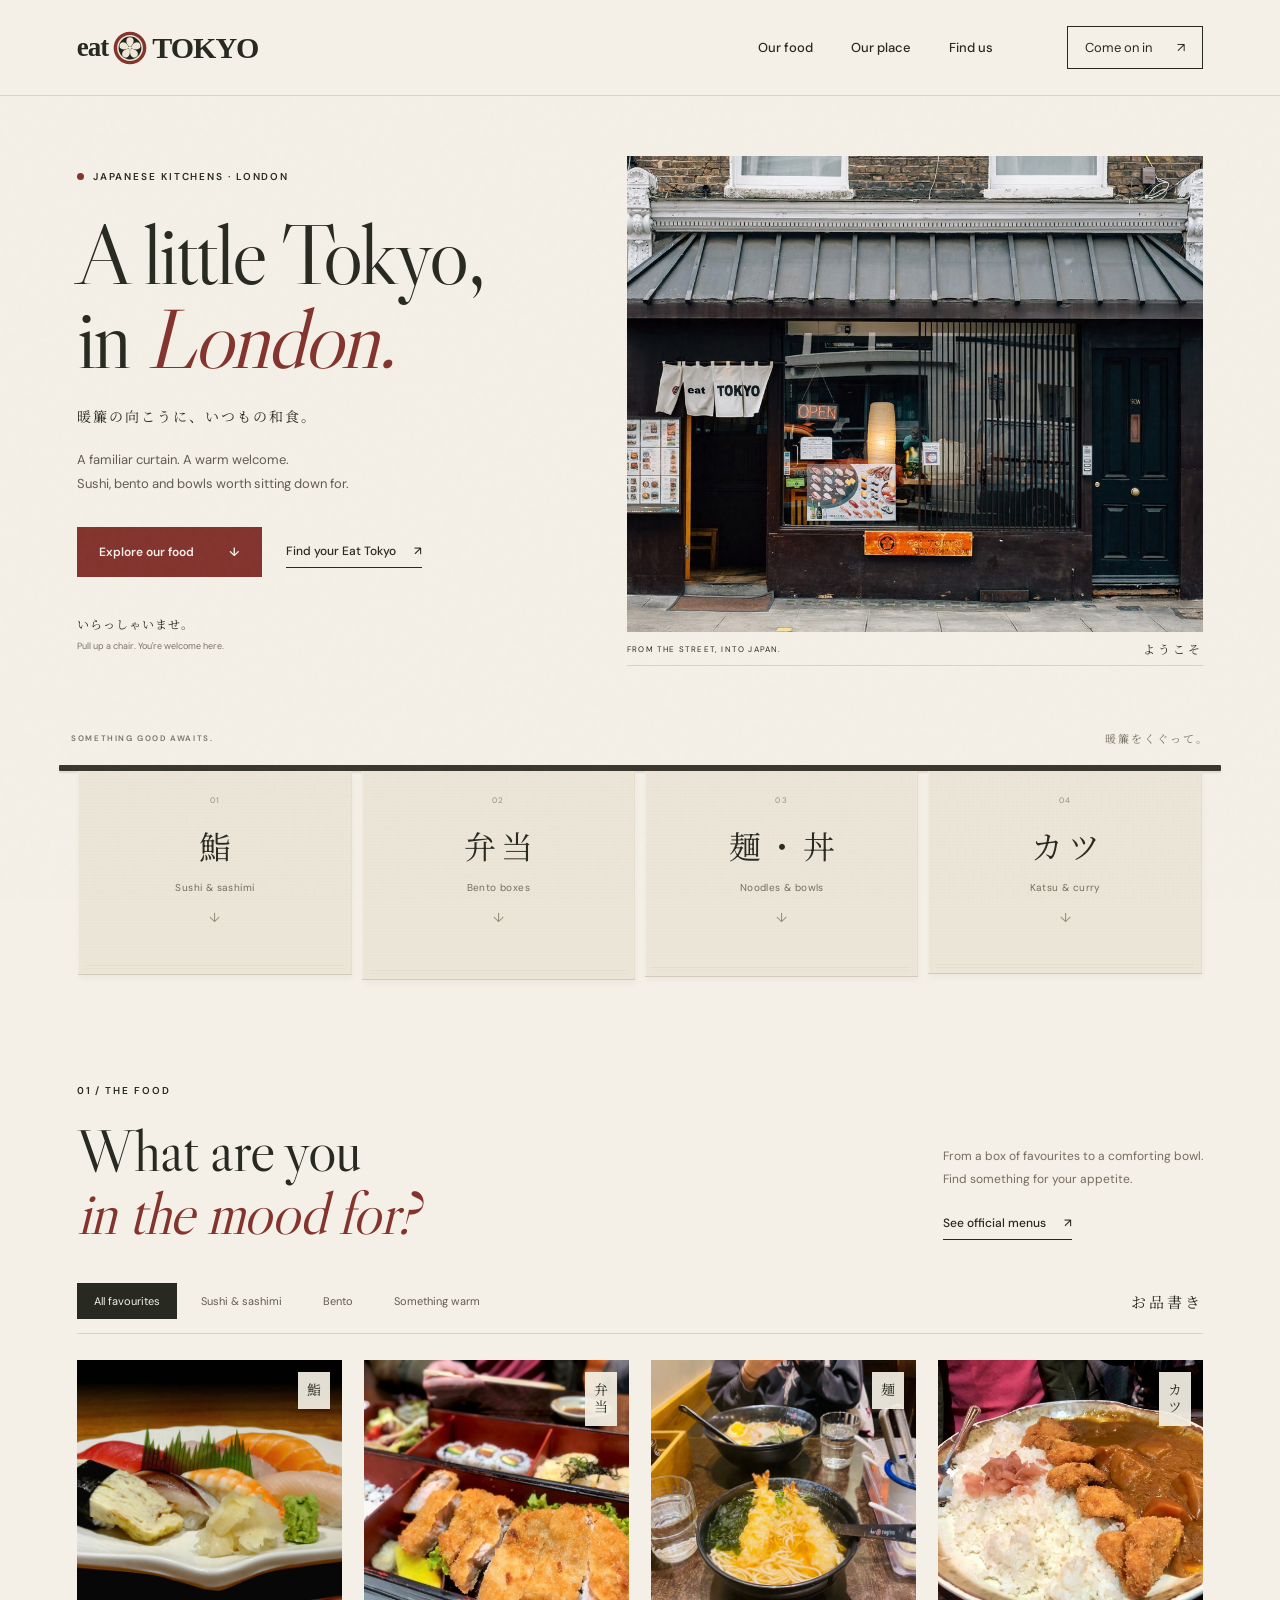
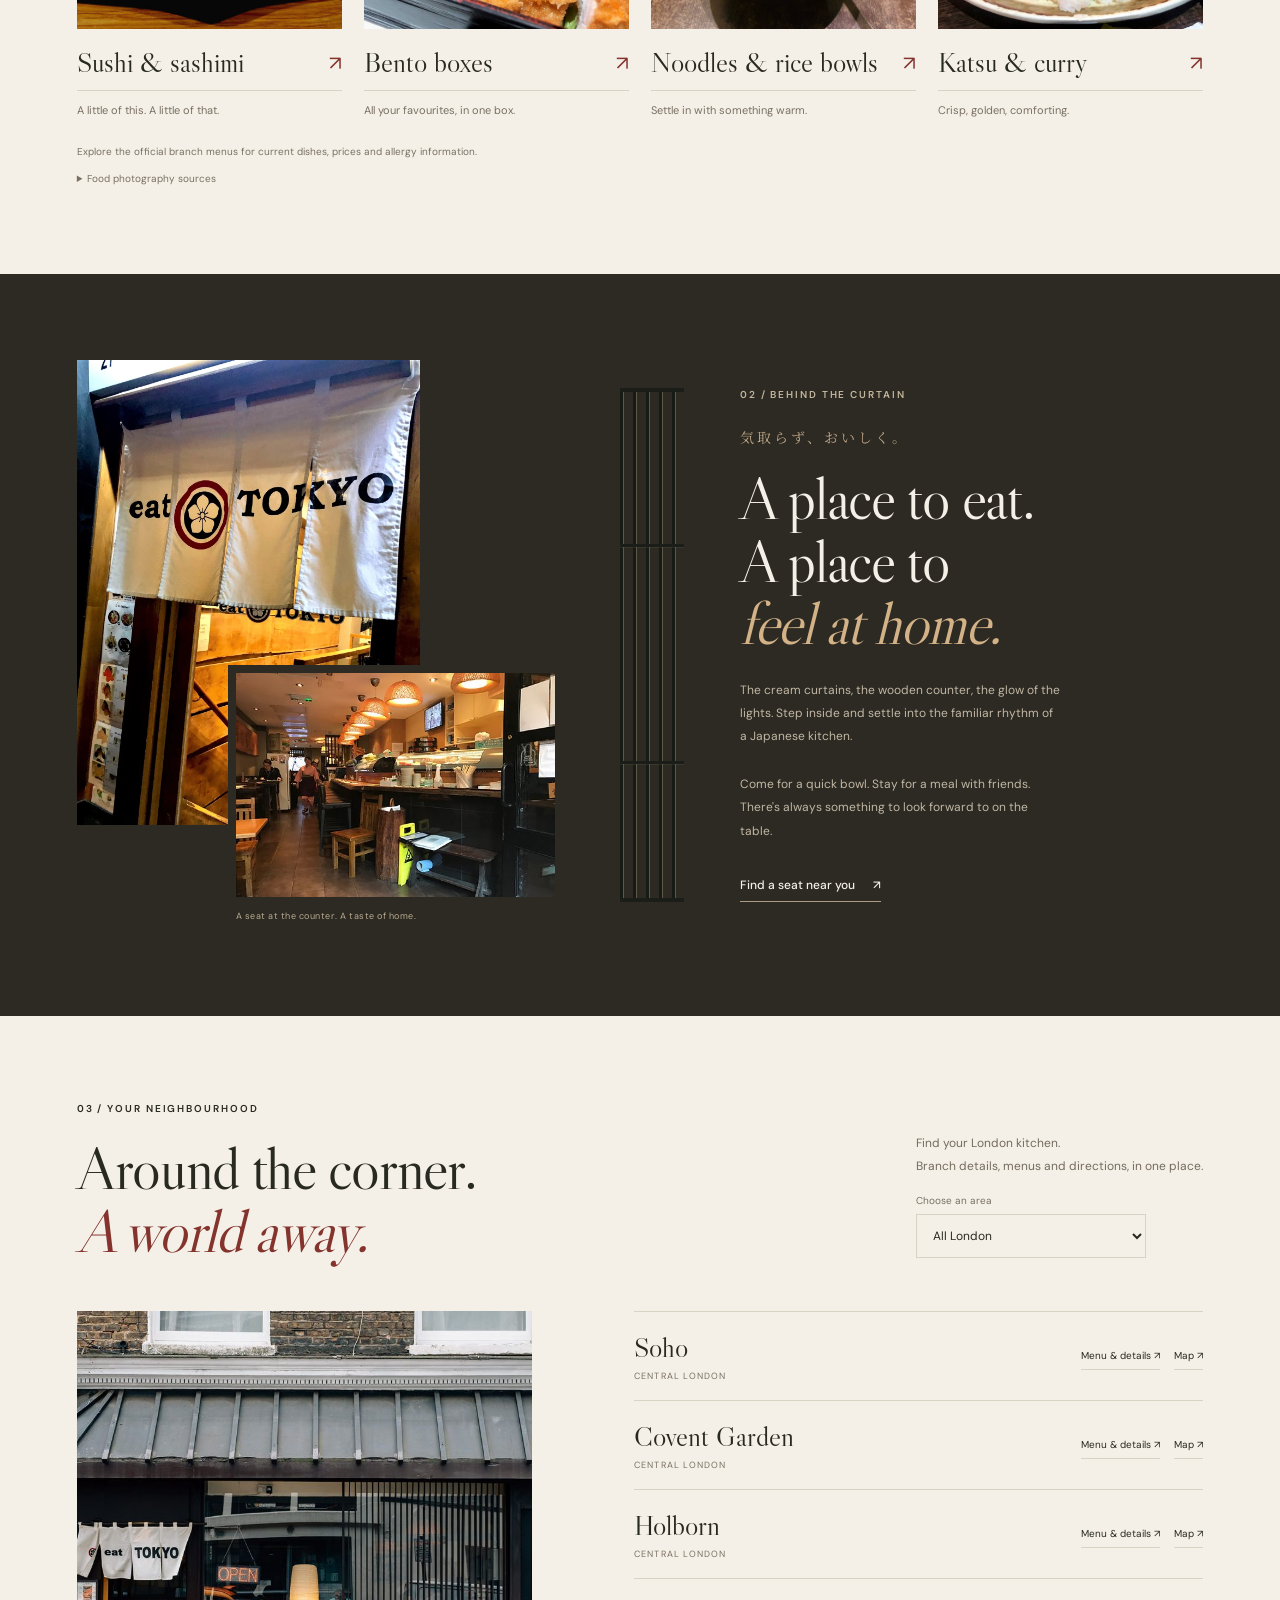
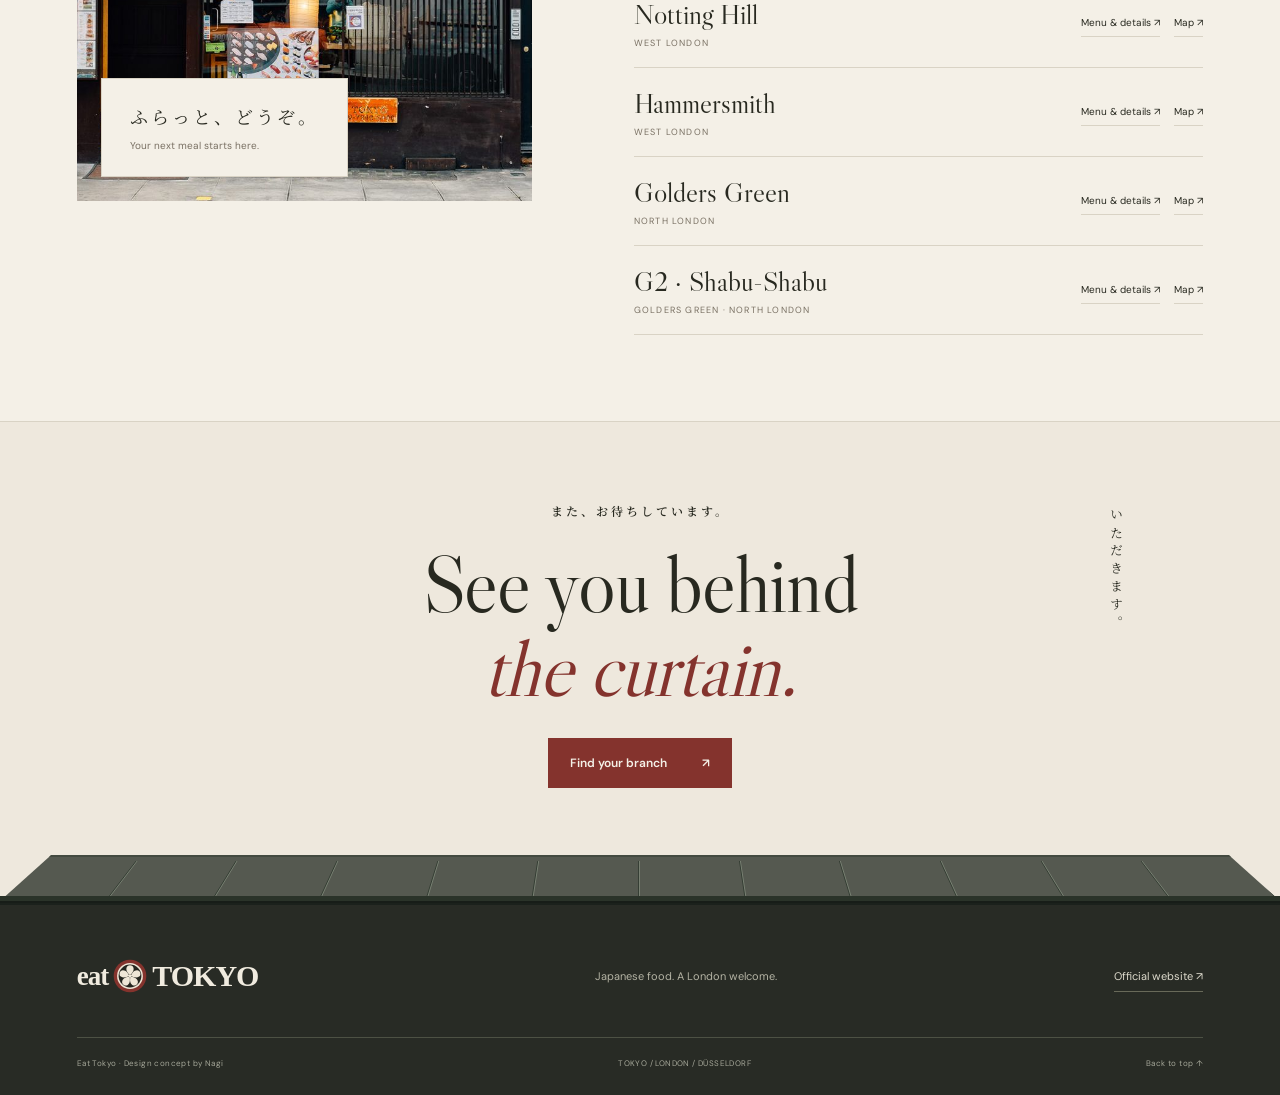
<file: noren/index.html>
<!doctype html>
<html lang="en">
<head>
  <meta charset="UTF-8"><meta name="viewport" content="width=device-width,initial-scale=1">
  <title>Eat Tokyo — A little Tokyo, in London.</title>
  <meta name="description" content="Step inside Eat Tokyo. Explore Japanese favourites and find your London branch.">
  <meta name="theme-color" content="#f5f0e6">
  <link rel="stylesheet" href="style.css">
  <link rel="stylesheet" href="architecture.css">
  <link rel="stylesheet" href="opening.css">
  <script src="app.js" defer></script>
</head>
<body>
  <div class="entrance" aria-hidden="true">
    <div class="entrance-rail"></div>
    <div class="entrance-cloth entrance-left"></div>
    <div class="entrance-cloth entrance-right"></div>
    <div class="entrance-sign"><img src="assets/crest.svg" alt="" width="58" height="58"><span>eat <b>TOKYO</b></span><small lang="ja">いらっしゃいませ。</small></div>
  </div>
  <a class="skip" href="#main">Skip to content</a>
  <header class="header">
    <a class="brand" href="#" aria-label="Eat Tokyo home"><span>eat</span><span class="brand-flower" aria-hidden="true"><img src="assets/crest.svg" alt="" width="34" height="34"></span><b>TOKYO</b></a>
    <nav class="desktop-nav" aria-label="Main navigation"><a href="#menu">Our food</a><a href="#story">Our place</a><a href="#branches">Find us</a></nav>
    <a class="nav-cta" href="#branches">Come on in <span aria-hidden="true">↗</span></a>
    <button class="mobile-toggle" aria-label="Open menu" aria-expanded="false" aria-controls="mobile-nav"><span></span><span></span></button>
    <nav id="mobile-nav" hidden aria-label="Mobile navigation"><a href="#menu">Our food</a><a href="#story">Our place</a><a href="#branches">Find us ↗</a></nav>
  </header>
  <main id="main">
    <section class="hero" aria-labelledby="hero-title">
      <div class="hero-copy">
        <p class="eyebrow"><span class="red-dot"></span> JAPANESE KITCHENS · LONDON</p>
        <h1 id="hero-title">A little Tokyo,<br>in <em>London.</em></h1>
        <p class="japanese" lang="ja">暖簾の向こうに、いつもの和食。</p>
        <p class="intro">A familiar curtain. A warm welcome.<br>Sushi, bento and bowls worth sitting down for.</p>
        <div class="hero-actions"><a class="button red" href="#menu">Explore our food <span aria-hidden="true">↓</span></a><a class="text-link" href="#branches">Find your Eat Tokyo <span aria-hidden="true">↗</span></a></div>
        <div class="hero-footnote"><span lang="ja">いらっしゃいませ。</span><span>Pull up a chair. You're welcome here.</span></div>
      </div>
      <figure class="hero-photo">
        <img src="assets/storefront.jpg" alt="Eat Tokyo's dark timber storefront with a cream noren curtain and a glowing paper lantern" fetchpriority="high" width="1200" height="800">
        <figcaption><span>FROM THE STREET, INTO JAPAN.</span><span lang="ja">ようこそ</span></figcaption><span class="vertical-note" lang="ja" aria-hidden="true">ロンドンで、いただきます。</span>
      </figure>
    </section>
    <nav class="noren-wayfinding" aria-label="Explore food categories">
      <div class="noren-heading"><span class="eyebrow">SOMETHING GOOD AWAITS.</span><span lang="ja">暖簾をくぐって。</span></div>
      <div class="noren-rail" aria-hidden="true"></div>
      <div class="noren-panels">
        <a class="noren-panel" href="#menu" data-curtain-filter="sushi"><span class="noren-number">01</span><span class="noren-kanji" lang="ja">鮨</span><span class="noren-english">Sushi & sashimi</span><span class="noren-arrow" aria-hidden="true">↓</span></a>
        <a class="noren-panel" href="#menu" data-curtain-filter="bento"><span class="noren-number">02</span><span class="noren-kanji" lang="ja">弁当</span><span class="noren-english">Bento boxes</span><span class="noren-arrow" aria-hidden="true">↓</span></a>
        <a class="noren-panel" href="#menu" data-curtain-filter="warm"><span class="noren-number">03</span><span class="noren-kanji" lang="ja">麺・丼</span><span class="noren-english">Noodles & bowls</span><span class="noren-arrow" aria-hidden="true">↓</span></a>
        <a class="noren-panel" href="#menu" data-curtain-filter="warm"><span class="noren-number">04</span><span class="noren-kanji" lang="ja">カツ</span><span class="noren-english">Katsu & curry</span><span class="noren-arrow" aria-hidden="true">↓</span></a>
      </div>
    </nav>
    <section class="food section" id="menu" aria-labelledby="food-title">
      <div class="section-top"><div><p class="eyebrow">01 / THE FOOD</p><h2 id="food-title">What are you<br><em>in the mood for?</em></h2></div><div class="section-aside"><p>From a box of favourites to a comforting bowl.<br>Find something for your appetite.</p><a class="text-link" href="https://www.eattokyo.co.uk/" target="_blank" rel="noopener">See official menus <span aria-hidden="true">↗</span></a></div></div>
      <div class="filter-row" role="group" aria-label="Filter food categories"><button class="filter active" data-filter="all" aria-pressed="true">All favourites</button><button class="filter" data-filter="sushi" aria-pressed="false">Sushi & sashimi</button><button class="filter" data-filter="bento" aria-pressed="false">Bento</button><button class="filter" data-filter="warm" aria-pressed="false">Something warm</button><span class="filter-hint" lang="ja">お品書き</span></div>
      <div class="food-grid" aria-live="polite">
        <article class="food-card" data-category="sushi"><button class="food-open" data-food="sushi" aria-label="Explore sushi and sashimi"><div class="food-image"><img src="assets/eat-tokyo-nigiri.jpg" alt="An assortment of nigiri served on an Eat Tokyo plate" loading="lazy" width="1024" height="576"><span class="food-jp" lang="ja">鮨</span></div><div class="food-label"><h3>Sushi & sashimi</h3><span aria-hidden="true">↗</span></div><p>A little of this. A little of that.</p></button></article>
        <article class="food-card" data-category="bento"><button class="food-open" data-food="bento" aria-label="Explore bento boxes"><div class="food-image"><img src="assets/eat-tokyo-bento.jpg" alt="Tonkatsu bento with rice, sushi rolls and side dishes at Eat Tokyo" loading="lazy" width="1280" height="960"><span class="food-jp" lang="ja">弁当</span></div><div class="food-label"><h3>Bento boxes</h3><span aria-hidden="true">↗</span></div><p>All your favourites, in one box.</p></button></article>
        <article class="food-card" data-category="warm"><button class="food-open" data-food="noodles" aria-label="Explore noodles and rice bowls"><div class="food-image"><img src="assets/eat-tokyo-noodles.jpg" alt="Tempura noodles and ramen served at Eat Tokyo" loading="lazy" width="1100" height="1100"><span class="food-jp" lang="ja">麺</span></div><div class="food-label"><h3>Noodles & rice bowls</h3><span aria-hidden="true">↗</span></div><p>Settle in with something warm.</p></button></article>
        <article class="food-card" data-category="warm"><button class="food-open" data-food="katsu" aria-label="Explore katsu and curry"><div class="food-image"><img src="assets/eat-tokyo-katsu.jpg" alt="Chicken katsu curry with rice served at Eat Tokyo" loading="lazy" width="1280" height="960"><span class="food-jp" lang="ja">カツ</span></div><div class="food-label"><h3>Katsu & curry</h3><span aria-hidden="true">↗</span></div><p>Crisp, golden, comforting.</p></button></article>
      </div>
      <p class="menu-note">Explore the official branch menus for current dishes, prices and allergy information.</p>
      <details class="photo-sources"><summary>Food photography sources</summary><p>Photographed at Eat Tokyo. Dishes vary by branch.</p><ul><li>Sushi: <a href="https://www.timeout.com/london/restaurants/eat-tokyo-soho" target="_blank" rel="noopener">Time Out — Eat Tokyo Soho</a></li><li>Bento and curry: <a href="https://best-japanese.co.uk/eat-tokyo-london/" target="_blank" rel="noopener">Best Japanese — Eat Tokyo Covent Garden</a></li><li>Noodles: <a href="https://www.tripadvisor.co.uk/Restaurant_Review-g186338-d25423272-Reviews-Eat_Tokyo_Tonkotsu_Ya-London_England.html" target="_blank" rel="noopener">Tripadvisor — Eat Tokyo Tonkotsu Ya</a></li></ul></details>
    </section>
    <section class="story" id="story" aria-labelledby="story-title">
      <div class="story-images"><figure class="noren-image"><img src="assets/noren.webp" alt="Cream Eat Tokyo noren curtains above a warmly lit wooden staircase" loading="lazy" width="1280" height="1707"></figure><figure class="interior-image"><img src="assets/interior.jpg" alt="Eat Tokyo's welcoming wooden counter under warm woven pendant lights" loading="lazy" width="500" height="375"><figcaption>A seat at the counter. A taste of home.</figcaption></figure></div>
      <div class="timber-screen" aria-hidden="true"></div>
      <div class="story-copy"><p class="eyebrow">02 / BEHIND THE CURTAIN</p><p class="story-jp" lang="ja">気取らず、おいしく。</p><h2 id="story-title">A place to eat.<br>A place to<br><em>feel at home.</em></h2><p>The cream curtains, the wooden counter, the glow of the lights. Step inside and settle into the familiar rhythm of a Japanese kitchen.</p><p>Come for a quick bowl. Stay for a meal with friends. There's always something to look forward to on the table.</p><a class="text-link light-link" href="#branches">Find a seat near you <span aria-hidden="true">↗</span></a></div>
    </section>
    <section class="branches section" id="branches" aria-labelledby="branches-title">
      <div class="section-top"><div><p class="eyebrow">03 / YOUR NEIGHBOURHOOD</p><h2 id="branches-title">Around the corner.<br><em>A world away.</em></h2></div><div class="section-aside"><p>Find your London kitchen.<br>Branch details, menus and directions, in one place.</p><label class="select-label" for="area">Choose an area</label><select id="area"><option value="all">All London</option><option value="central">Central London</option><option value="west">West London</option><option value="north">North London</option></select></div></div>
      <div class="branch-layout"><figure class="branch-image"><img src="assets/storefront.jpg" alt="A welcoming Eat Tokyo entrance on a London street" loading="lazy" width="1200" height="800"><figcaption><span lang="ja">ふらっと、どうぞ。</span><p>Your next meal starts here.</p></figcaption></figure><div class="branch-list" id="branch-list" aria-live="polite"></div></div>
    </section>
    <section class="closing"><p class="eyebrow" lang="ja">また、お待ちしています。</p><h2>See you behind<br><em>the curtain.</em></h2><a class="button red" href="#branches">Find your branch <span aria-hidden="true">↗</span></a><span class="closing-jp" lang="ja" aria-hidden="true">いただきます。</span></section>
  </main>
  <footer class="eaves-footer"><div class="roof-eaves" aria-hidden="true"><div class="roof-plane"></div><div class="roof-fascia"></div></div><a class="brand" href="#"><span>eat</span><span class="brand-flower" aria-hidden="true"><img src="assets/crest.svg" alt="" width="34" height="34"></span><b>TOKYO</b></a><p>Japanese food. A London welcome.</p><a href="https://www.eattokyo.co.uk/" target="_blank" rel="noopener">Official website ↗</a><div class="footer-bottom"><span>Eat Tokyo · Design concept by Nagi</span><span>TOKYO / LONDON / DÜSSELDORF</span><a href="#">Back to top ↑</a></div></footer>
  <dialog id="food-dialog" aria-labelledby="dialog-title"><button class="dialog-close" aria-label="Close food details">×</button><img id="dialog-image" src="assets/eat-tokyo-nigiri.jpg" alt=""><div class="dialog-copy"><p class="eyebrow">FROM OUR KITCHEN</p><h2 id="dialog-title"></h2><p id="dialog-description"></p><a class="button red" href="#branches" id="dialog-branches">Choose a branch <span aria-hidden="true">↗</span></a><p class="dialog-note">Visit the official branch page for its current menu and prices.</p></div></dialog>
</body>
</html>
</file>
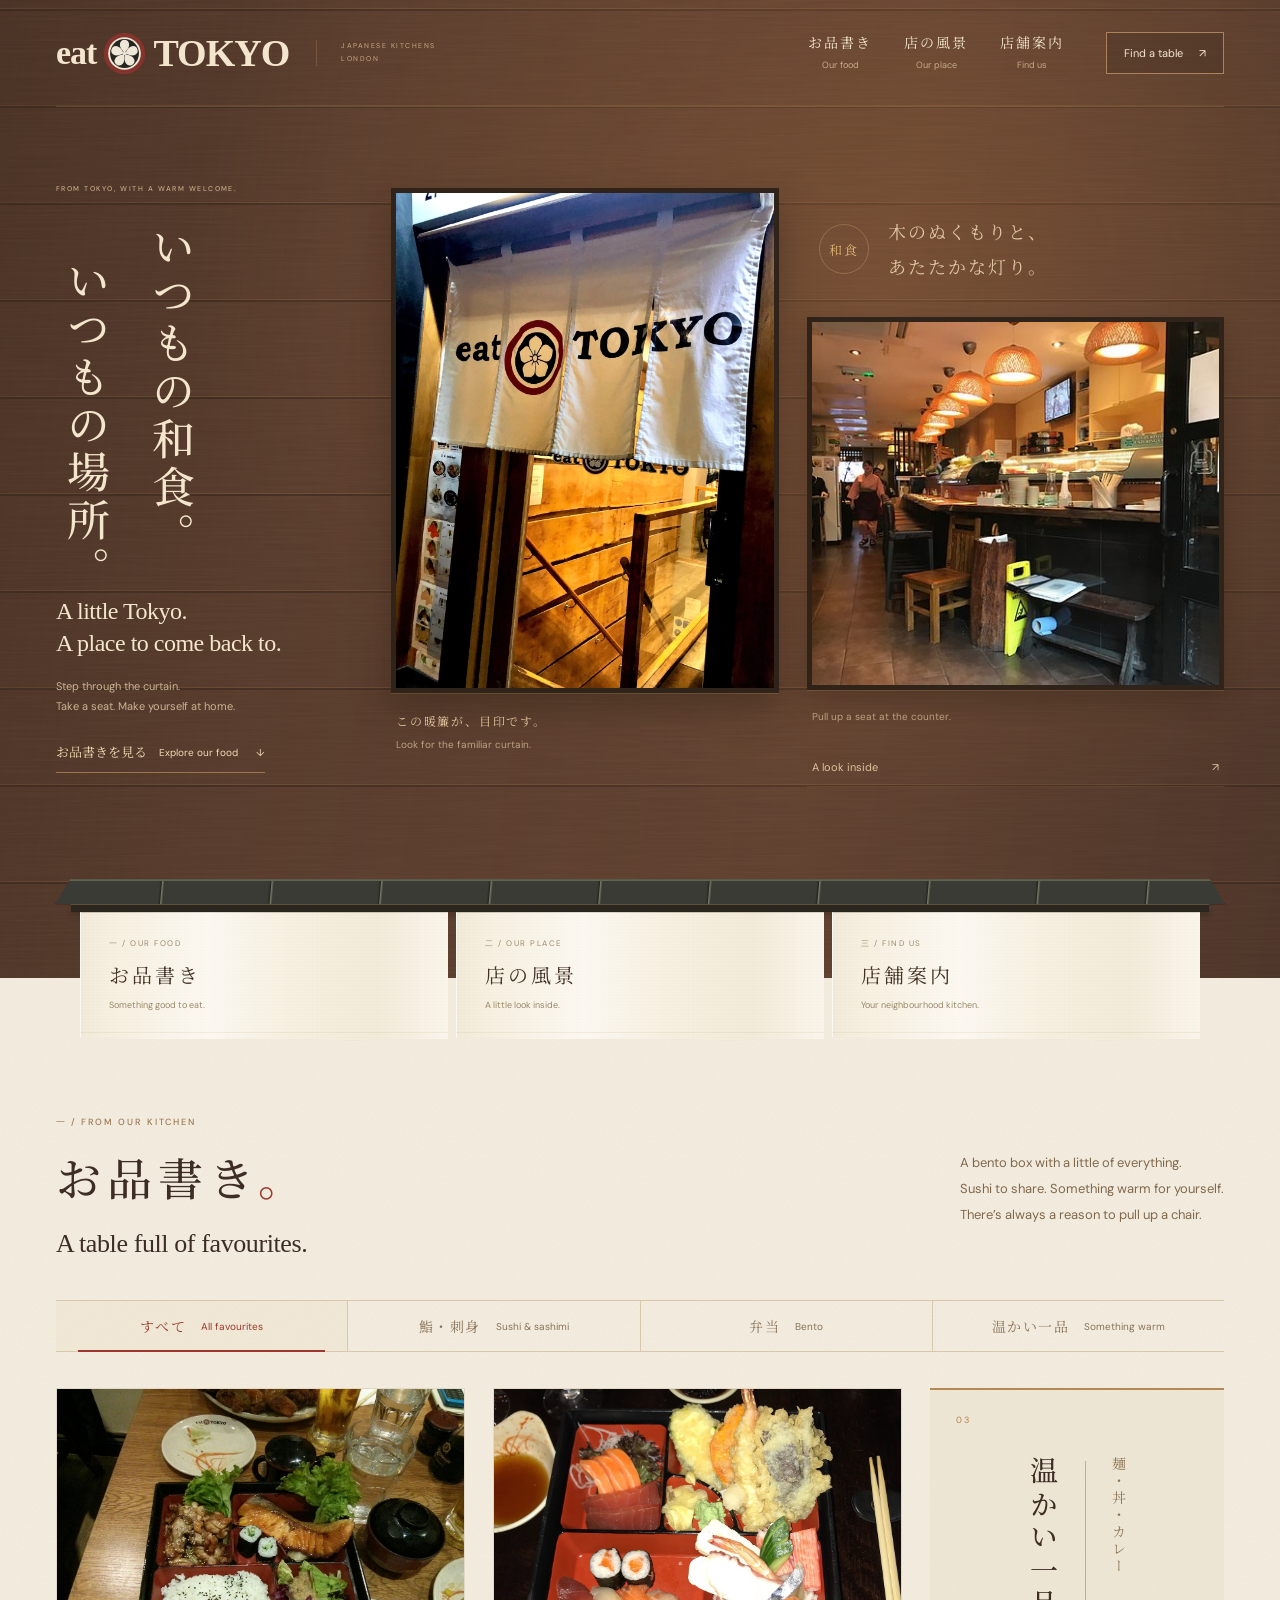
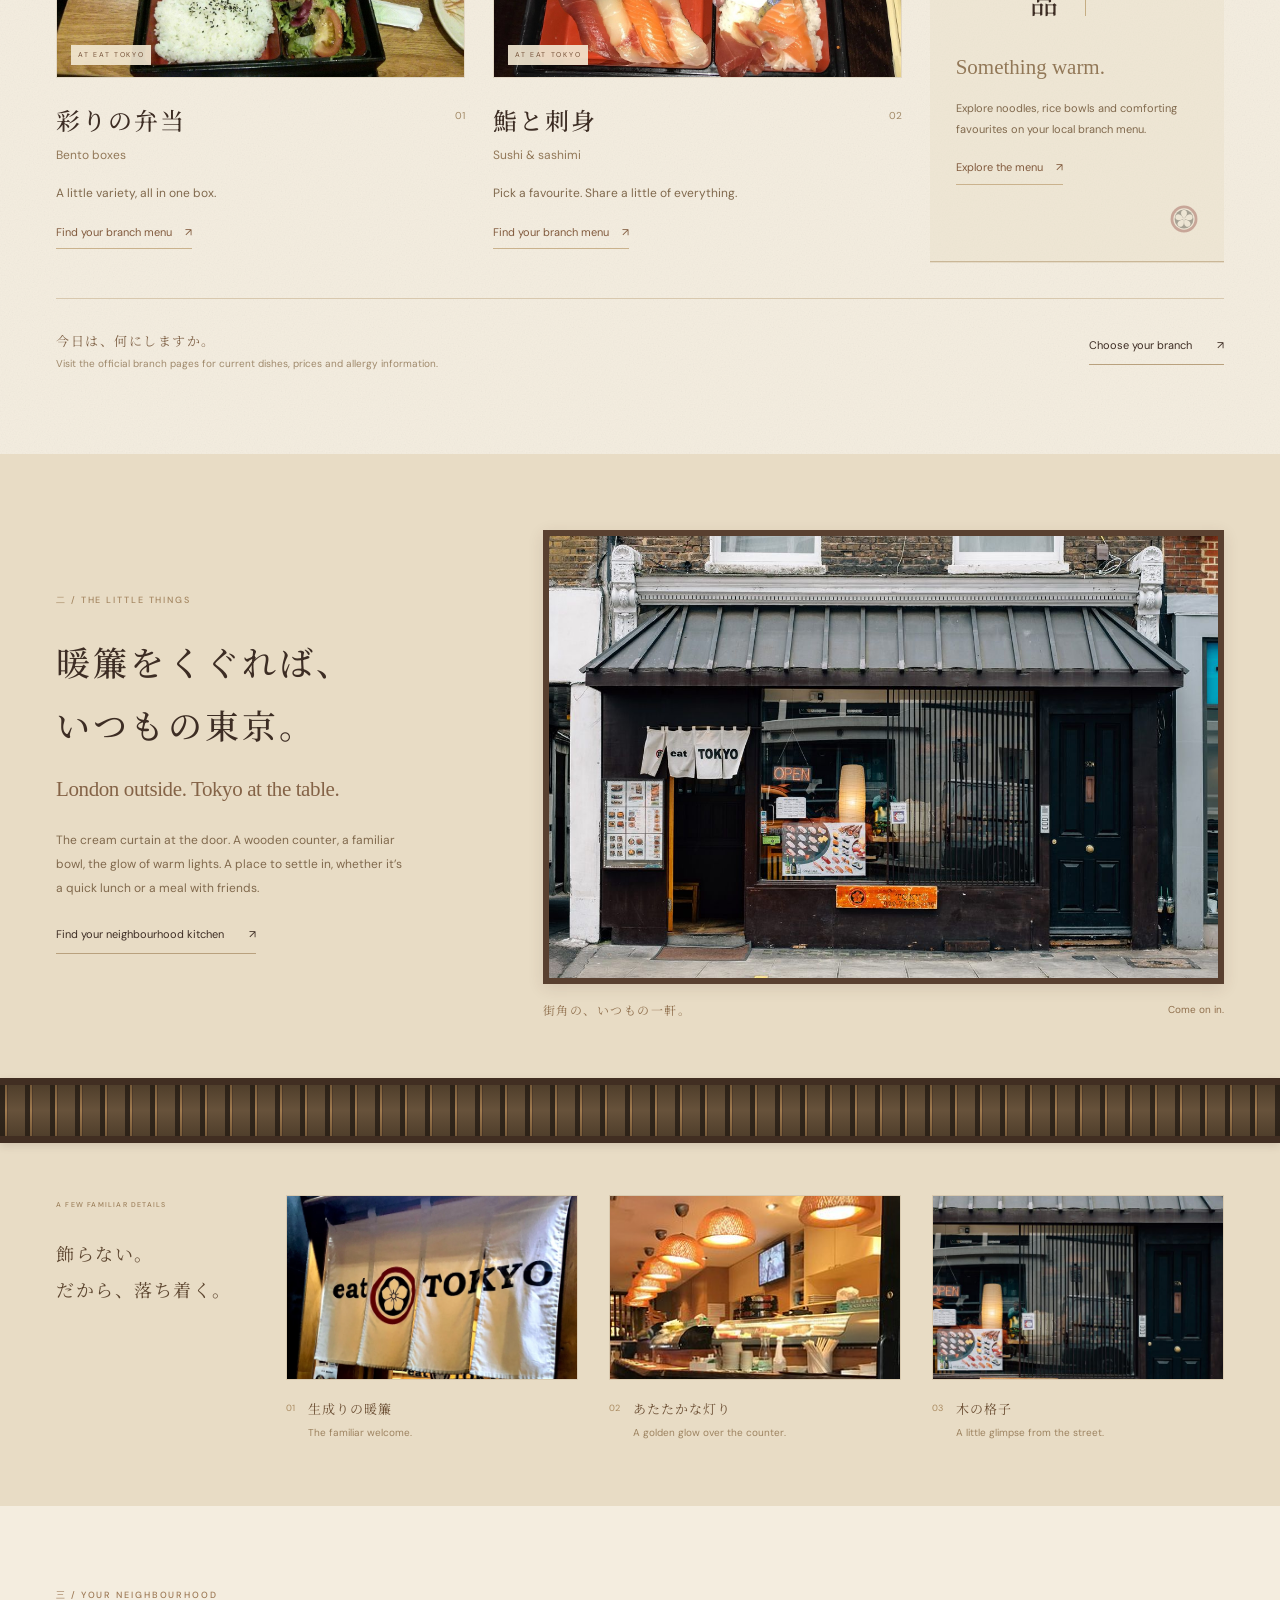
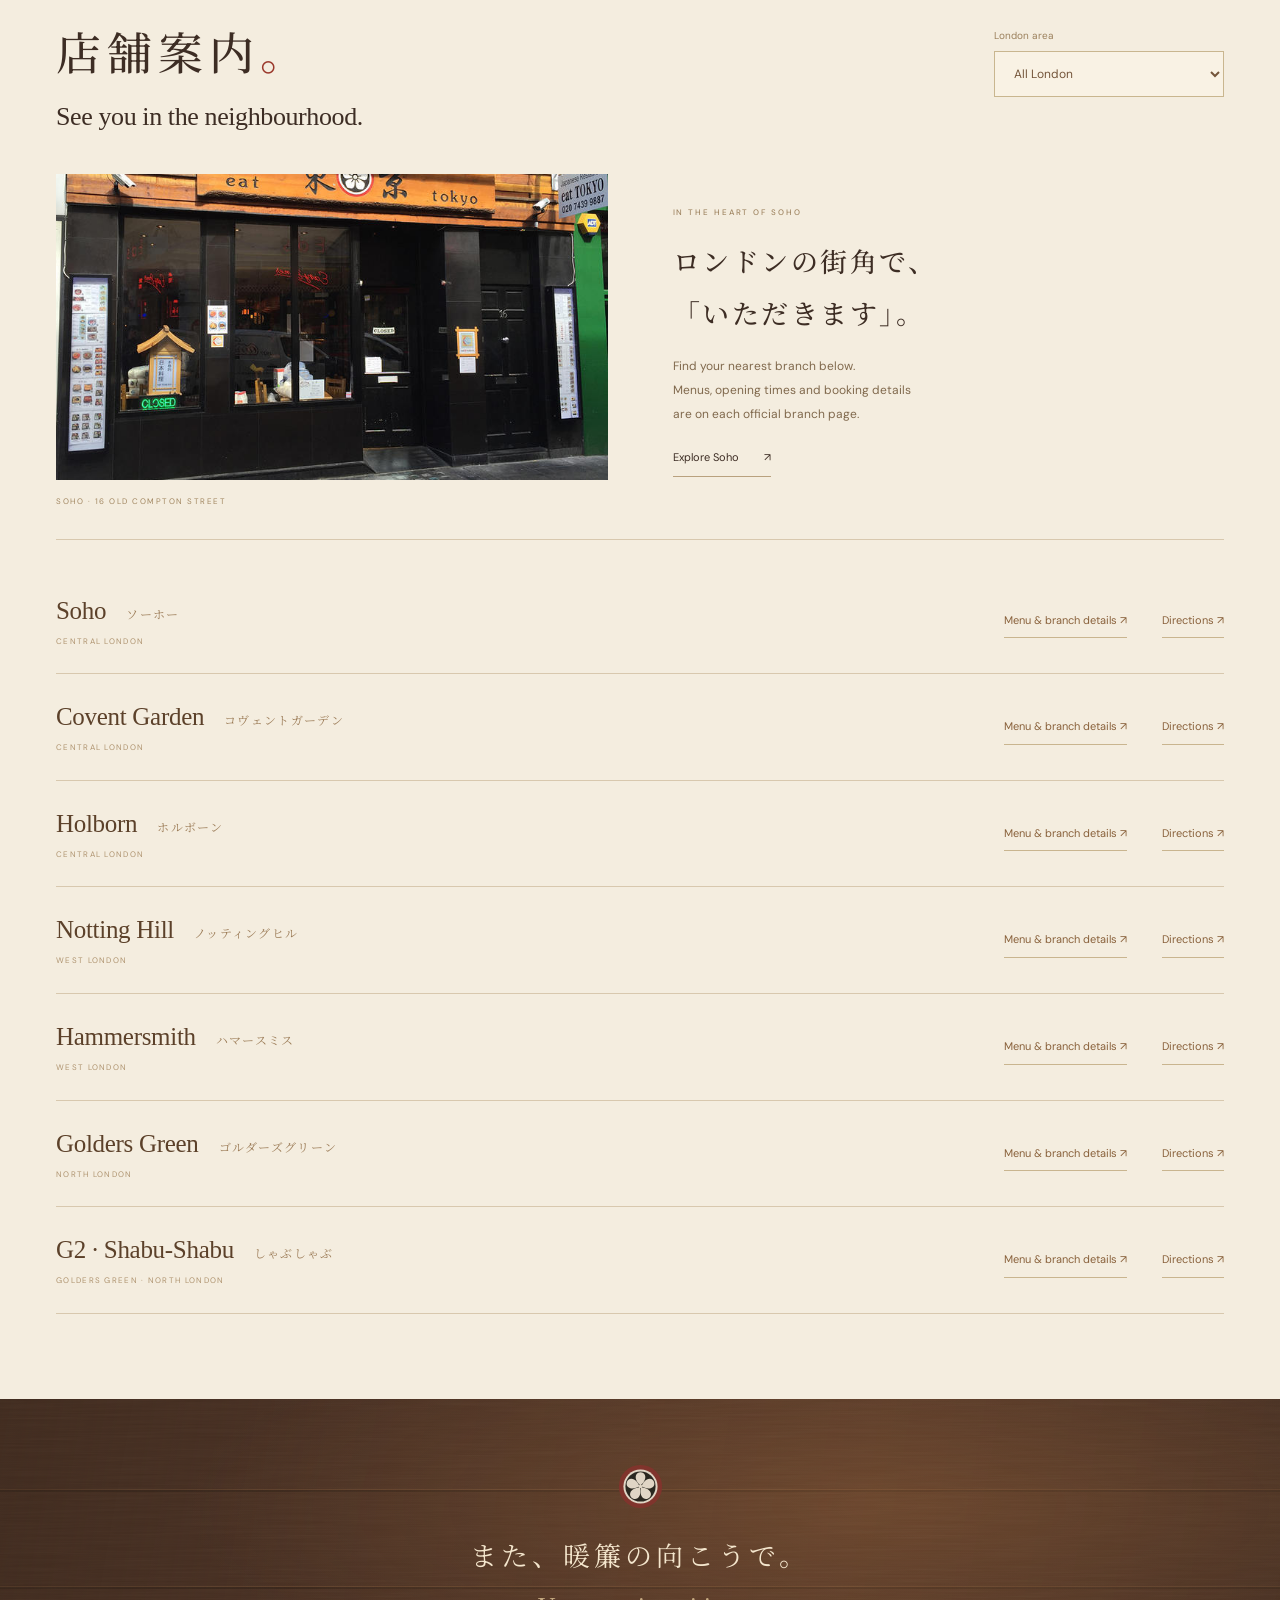
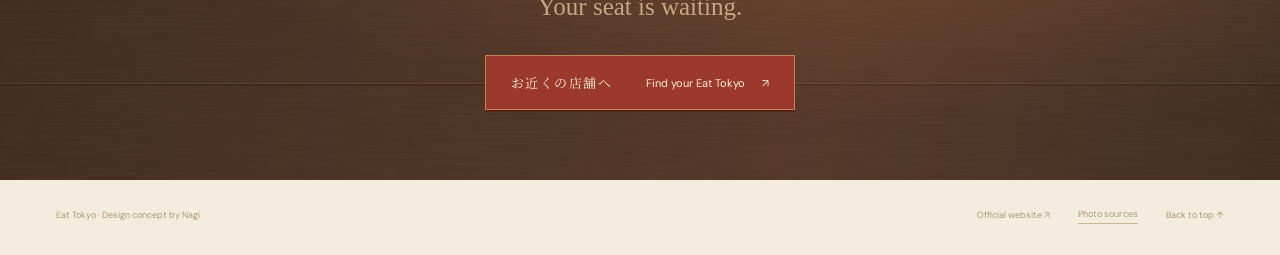
<file: washoku/index.html>
<!doctype html>
<html lang="en">
<head>
<meta charset="UTF-8"><meta name="viewport" content="width=device-width,initial-scale=1">
<title>Eat Tokyo — いつもの和食。いつもの場所。</title>
<meta name="description" content="Step through the noren into Eat Tokyo. Japanese food, warm wooden counters and familiar London kitchens.">
<meta name="theme-color" content="#40291e"><link rel="stylesheet" href="style.css"><script src="app.js" defer></script>
</head>
<body>
<a class="skip" href="#main">Skip to content</a>
<main id="main">
<div class="shopfront">
<header class="header wrap" role="banner">
<a href="#" class="wordmark" aria-label="Eat Tokyo home"><span>eat</span><img src="assets/crest.svg" width="43" height="43" alt=""><b>TOKYO</b></a>
<span class="header-note">JAPANESE KITCHENS<br>LONDON</span>
<nav aria-label="Main navigation"><a href="#menu"><span lang="ja">お品書き</span><small>Our food</small></a><a href="#place"><span lang="ja">店の風景</span><small>Our place</small></a><a href="#branches"><span lang="ja">店舗案内</span><small>Find us</small></a></nav>
<a class="header-cta" href="#branches">Find a table <span aria-hidden="true">↗</span></a>
</header>
<section class="welcome wrap" aria-labelledby="welcome-title">
<div class="welcome-copy"><p class="eyebrow">FROM TOKYO, WITH A WARM WELCOME.</p><h1 id="welcome-title" lang="ja"><span>いつもの和食。</span><span>いつもの場所。</span></h1><p class="welcome-english">A little Tokyo.<br>A place to come back to.</p><p class="welcome-description">Step through the curtain.<br>Take a seat. Make yourself at home.</p><a class="text-link light" href="#menu"><span lang="ja">お品書きを見る</span> Explore our food <span aria-hidden="true">↓</span></a></div>
<div class="welcome-view">
<figure class="noren-photo"><img src="assets/noren.webp" width="1280" height="1707" fetchpriority="high" alt="Eat Tokyo's cream noren above the golden wooden staircase"><figcaption><span lang="ja">この暖簾が、目印です。</span><span>Look for the familiar curtain.</span></figcaption></figure>
<div class="counter-scene"><div class="scene-heading"><span class="round-stamp" lang="ja">和食</span><p lang="ja">木のぬくもりと、<br>あたたかな灯り。</p></div><figure><img src="assets/interior.jpg" width="500" height="375" alt="Eat Tokyo's amber woven lights, wooden tables and sushi counter"><figcaption>Pull up a seat at the counter.</figcaption></figure><a href="#place" class="scene-link">A look inside <span aria-hidden="true">↗</span></a></div>
</div>
</section>
<div class="threshold wrap"><div class="eave" aria-hidden="true"><span></span></div><div class="noren-rod" aria-hidden="true"></div><nav class="noren-nav" aria-label="Explore Eat Tokyo"><a class="cloth" href="#menu"><small>一 / OUR FOOD</small><span lang="ja">お品書き</span><em>Something good to eat.</em></a><a class="cloth" href="#place"><small>二 / OUR PLACE</small><span lang="ja">店の風景</span><em>A little look inside.</em></a><a class="cloth" href="#branches"><small>三 / FIND US</small><span lang="ja">店舗案内</span><em>Your neighbourhood kitchen.</em></a></nav></div>
</div>
<section class="menu-section" id="menu" aria-labelledby="menu-title"><div class="wrap menu-paper">
<div class="section-heading"><div><p class="eyebrow">一 / FROM OUR KITCHEN</p><h2 id="menu-title" lang="ja">お品書き<span class="heading-dot">。</span></h2><p class="english-heading">A table full of favourites.</p></div><p class="section-description">A bento box with a little of everything.<br>Sushi to share. Something warm for yourself.<br>There’s always a reason to pull up a chair.</p></div>
<div class="menu-tabs" role="group" aria-label="Filter the food selection"><button class="selected" data-filter="all" aria-pressed="true"><span lang="ja">すべて</span><small>All favourites</small></button><button data-filter="sushi" aria-pressed="false"><span lang="ja">鮨・刺身</span><small>Sushi & sashimi</small></button><button data-filter="bento" aria-pressed="false"><span lang="ja">弁当</span><small>Bento</small></button><button data-filter="warm" aria-pressed="false"><span lang="ja">温かい一品</span><small>Something warm</small></button></div>
<div class="menu-grid" aria-live="polite">
<article class="dish" data-category="bento"><figure><img src="assets/eat-tokyo-bento-wide.jpg" width="1200" height="900" loading="lazy" alt="A photographed Eat Tokyo bento with salmon, chicken, rice and maki"><span class="photo-label">AT EAT TOKYO</span></figure><div class="dish-copy"><span class="dish-index">01</span><h3 lang="ja">彩りの弁当</h3><p class="dish-english">Bento boxes</p><p class="dish-description">A little variety, all in one box.</p><a href="#branches">Find your branch menu <span aria-hidden="true">↗</span></a></div></article>
<article class="dish" data-category="sushi"><figure><img src="assets/eat-tokyo-sushi.jpg" width="1200" height="1200" loading="lazy" alt="Sushi, sashimi and tempura in Eat Tokyo's red lacquered bento box"><span class="photo-label">AT EAT TOKYO</span></figure><div class="dish-copy"><span class="dish-index">02</span><h3 lang="ja">鮨と刺身</h3><p class="dish-english">Sushi & sashimi</p><p class="dish-description">Pick a favourite. Share a little of everything.</p><a href="#branches">Find your branch menu <span aria-hidden="true">↗</span></a></div></article>
<article class="dish menu-slip" data-category="warm"><span class="slip-number">03</span><div class="slip-title"><h3 lang="ja">温かい一品</h3><span class="slip-rule"></span><p lang="ja">麺・丼・カレー</p></div><p class="dish-english">Something warm.</p><p class="dish-description">Explore noodles, rice bowls and comforting favourites on your local branch menu.</p><a href="#branches">Explore the menu <span aria-hidden="true">↗</span></a><img src="assets/crest.svg" width="35" height="35" alt="" aria-hidden="true"></article>
</div>
<div class="menu-note"><p><span lang="ja">今日は、何にしますか。</span><br>Visit the official branch pages for current dishes, prices and allergy information.</p><a class="text-link" href="#branches">Choose your branch <span aria-hidden="true">↗</span></a></div>
</div></section>
<section class="place-section" id="place" aria-labelledby="place-title"><div class="wrap place">
<div class="place-intro"><p class="eyebrow">二 / THE LITTLE THINGS</p><h2 id="place-title" lang="ja">暖簾をくぐれば、<br>いつもの東京。</h2><p class="english-heading">London outside. Tokyo at the table.</p><p class="place-description">The cream curtain at the door. A wooden counter, a familiar bowl, the glow of warm lights. A place to settle in, whether it’s a quick lunch or a meal with friends.</p><a class="text-link" href="#branches">Find your neighbourhood kitchen <span aria-hidden="true">↗</span></a></div>
<figure class="front-photo"><img src="assets/storefront.jpg" width="1200" height="800" loading="lazy" alt="Eat Tokyo's timber shopfront, standing-seam roof and narrow wooden slats"><figcaption><span lang="ja">街角の、いつもの一軒。</span><span>Come on in.</span></figcaption></figure>
</div><div class="lattice-band" aria-hidden="true"><div></div></div>
<div class="wrap details"><div class="detail-title"><p class="eyebrow">A FEW FAMILIAR DETAILS</p><p lang="ja">飾らない。<br>だから、落ち着く。</p></div><figure><div class="detail-image curtain-detail"><img src="assets/noren.webp" width="1280" height="1707" loading="lazy" alt="The texture of Eat Tokyo's cream noren and dark red emblem"></div><figcaption><span class="detail-number">01</span><div><h3 lang="ja">生成りの暖簾</h3><p>The familiar welcome.</p></div></figcaption></figure><figure><div class="detail-image lantern-detail"><img src="assets/interior.jpg" width="500" height="375" loading="lazy" alt="The row of woven amber lamps over Eat Tokyo's counter"></div><figcaption><span class="detail-number">02</span><div><h3 lang="ja">あたたかな灯り</h3><p>A golden glow over the counter.</p></div></figcaption></figure><figure><div class="detail-image slats-detail"><img src="assets/storefront.jpg" width="1200" height="800" loading="lazy" alt="Eat Tokyo's dark timber frame and fine vertical slats"></div><figcaption><span class="detail-number">03</span><div><h3 lang="ja">木の格子</h3><p>A little glimpse from the street.</p></div></figcaption></figure></div>
</section>
<section class="branches-section" id="branches" aria-labelledby="branches-title"><div class="wrap branches-paper"><div class="section-heading"><div><p class="eyebrow">三 / YOUR NEIGHBOURHOOD</p><h2 id="branches-title" lang="ja">店舗案内<span class="heading-dot">。</span></h2><p class="english-heading">See you in the neighbourhood.</p></div><div class="branch-control"><label for="area">London area</label><select id="area"><option value="all">All London</option><option value="central">Central London</option><option value="west">West London</option><option value="north">North London</option></select></div></div>
<div class="branch-feature"><figure><img src="assets/soho-front.jpg" width="750" height="422" loading="lazy" alt="Eat Tokyo Soho's golden timber signboard and shopfront"><figcaption>SOHO · 16 OLD COMPTON STREET</figcaption></figure><div><p class="eyebrow">IN THE HEART OF SOHO</p><h3 lang="ja">ロンドンの街角で、<br>「いただきます」。</h3><p>Find your nearest branch below.<br>Menus, opening times and booking details<br>are on each official branch page.</p><a class="text-link" href="https://www.eattokyo.co.uk/soho" target="_blank" rel="noopener">Explore Soho <span aria-hidden="true">↗</span></a></div></div>
<div class="branch-list" id="branch-list" aria-live="polite"></div></div></section>
<section class="farewell"><div class="wrap"><img src="assets/crest.svg" width="50" height="50" alt=""><p lang="ja">また、暖簾の向こうで。</p><h2>Your seat is waiting.</h2><a href="#branches" class="ink-button"><span lang="ja">お近くの店舗へ</span><span>Find your Eat Tokyo <i aria-hidden="true">↗</i></span></a></div></section>
</main>
<footer class="wrap"><span>Eat Tokyo · Design concept by Nagi</span><a href="https://www.eattokyo.co.uk/" target="_blank" rel="noopener">Official website ↗</a><button class="source-toggle" aria-expanded="false" aria-controls="photo-sources">Photo sources</button><a href="#">Back to top ↑</a><div id="photo-sources" hidden>Restaurant photographs supplied by Nagi. Online food and Soho photographs: <a href="https://www.tripadvisor.co.uk/Restaurant_Review-g186338-d3873309-Reviews-Eat_Tokyo-London_England.html" target="_blank" rel="noopener">Tripadvisor (Holborn)</a> · <a href="https://www.tripadvisor.co.uk/Restaurant_Review-g186338-d7349943-Reviews-Eat_Tokyo-London_England.html" target="_blank" rel="noopener">Tripadvisor (Soho)</a> · <a href="https://www.timeout.com/london/restaurants/eat-tokyo-soho" target="_blank" rel="noopener">Time Out</a>. Reference photographs illustrate the atmosphere; dishes vary by branch.</div></footer>
</body>
</html>
</file>
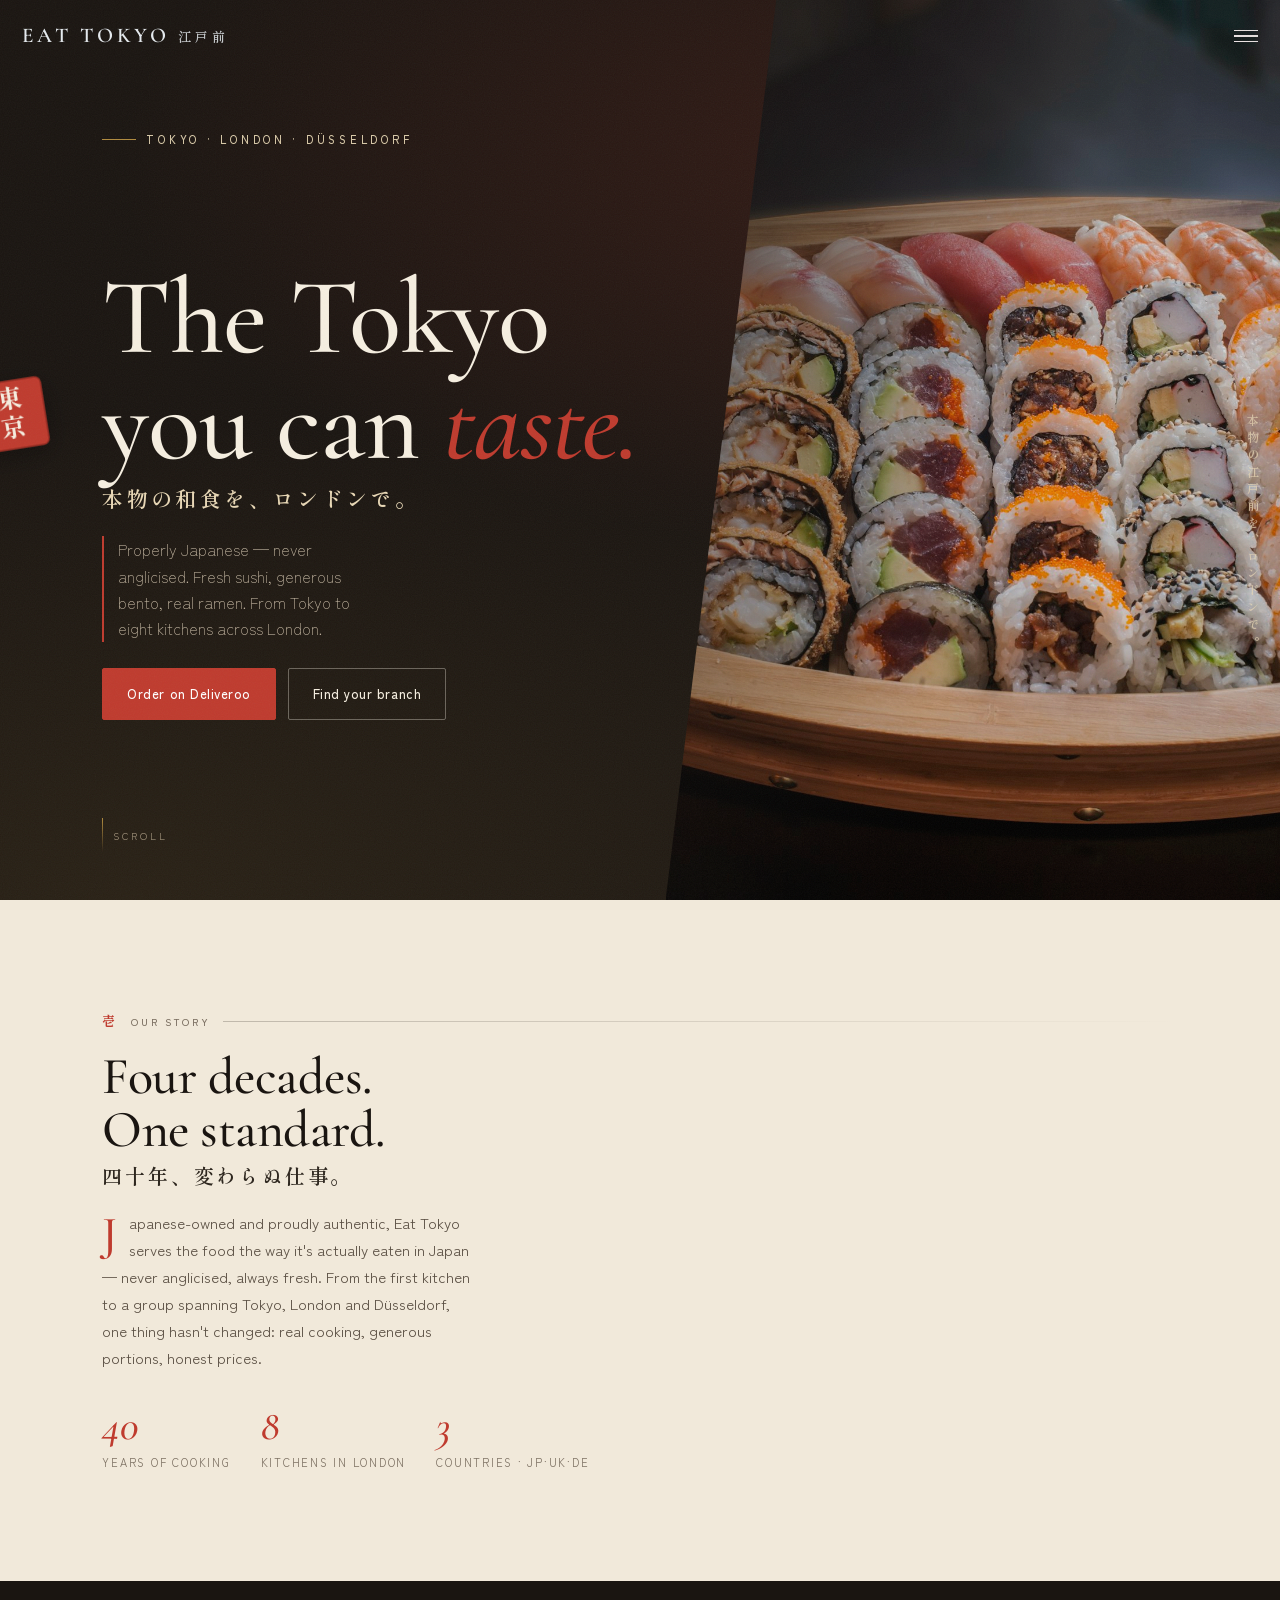
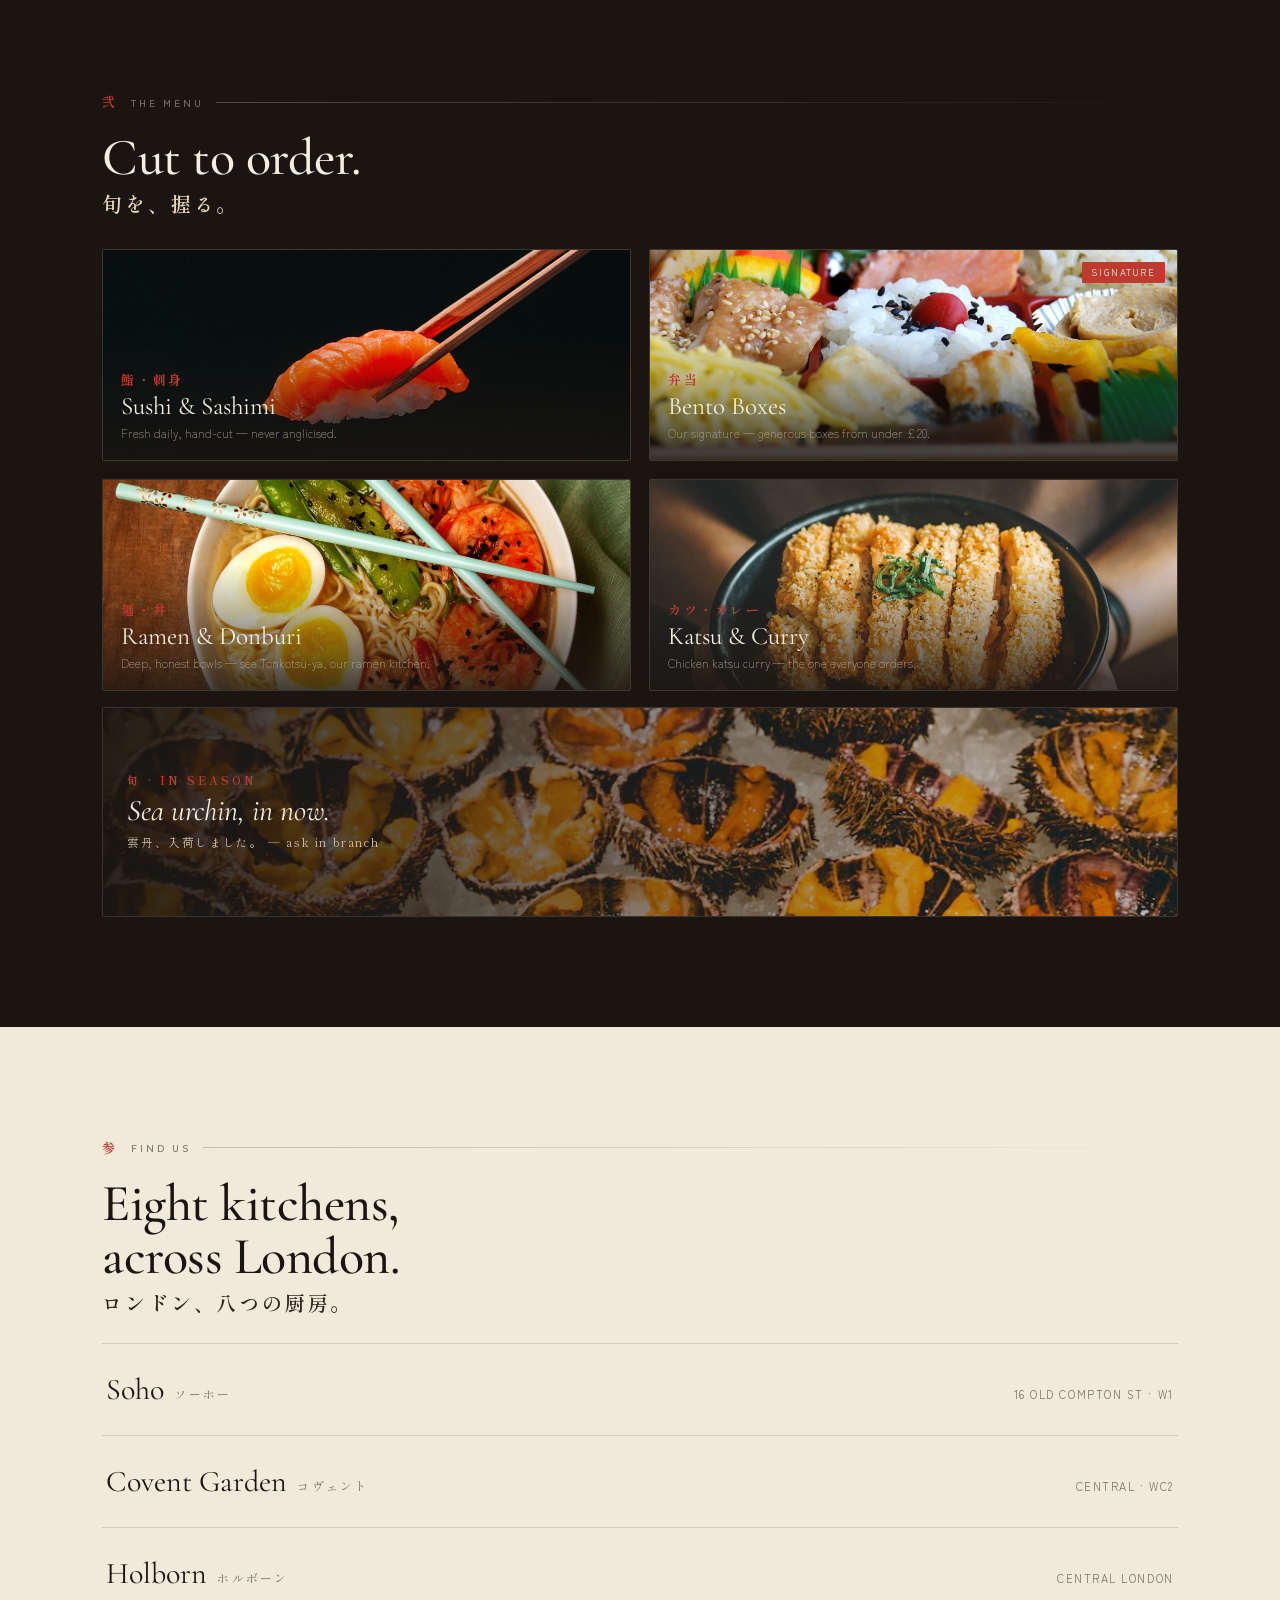
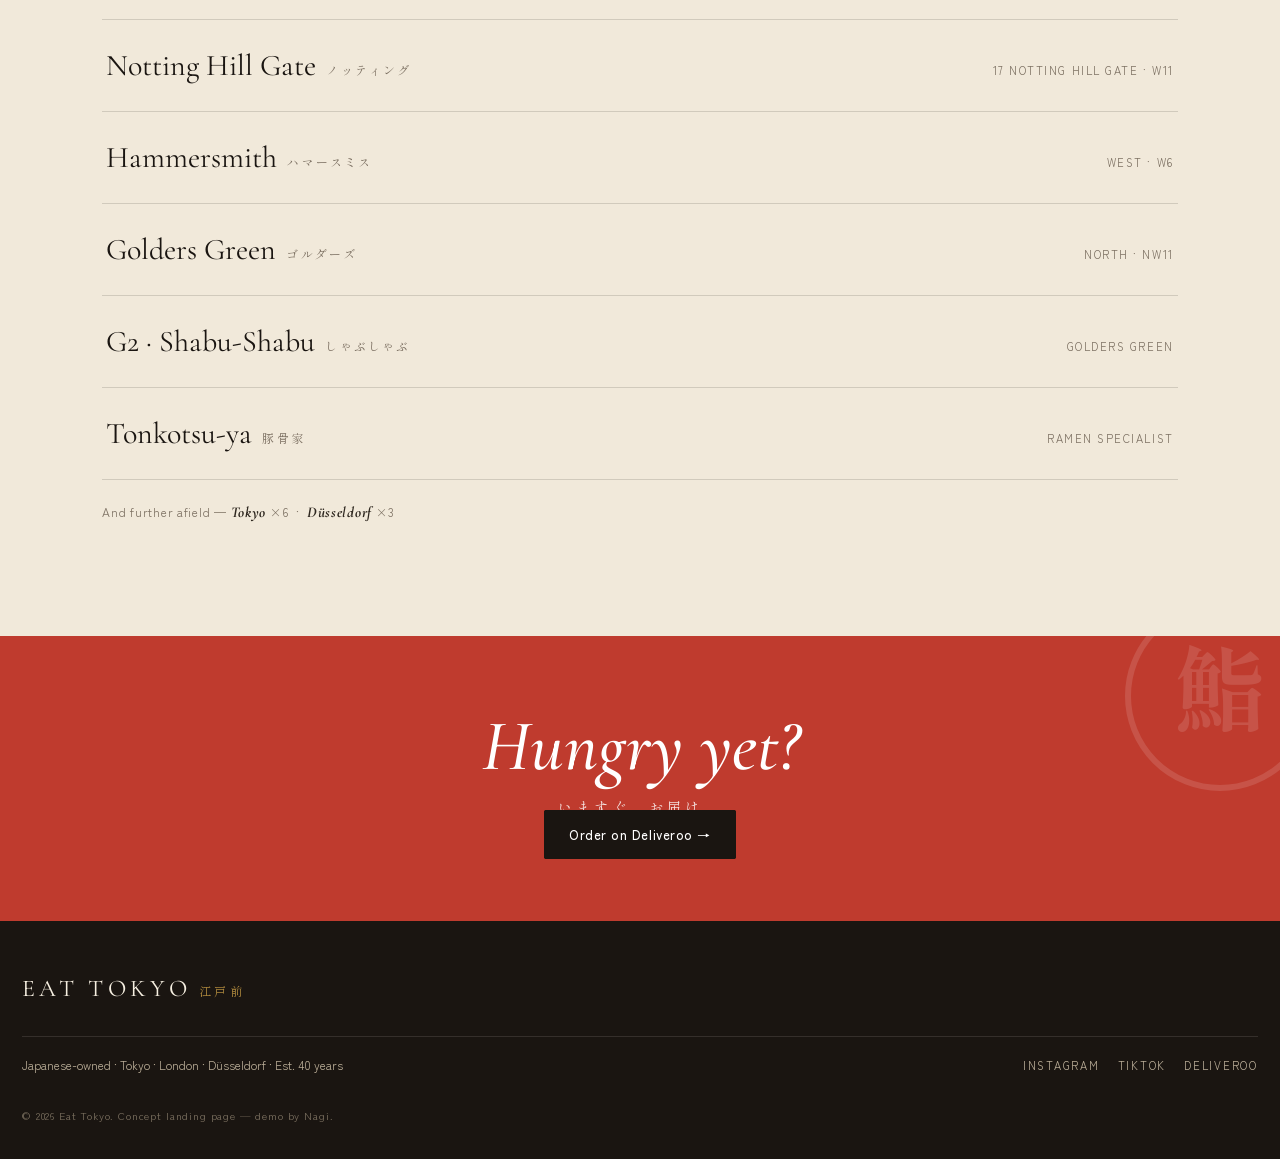
<file: lite.html>
<!DOCTYPE html>
<html lang="en">
<head>
<meta charset="UTF-8">
<meta name="viewport" content="width=device-width, initial-scale=1.0">
<title>Eat Tokyo — Authentic Japanese, London</title>
<link rel="preconnect" href="https://fonts.googleapis.com">
<link rel="preconnect" href="https://fonts.gstatic.com" crossorigin>
<link href="https://fonts.googleapis.com/css2?family=Cormorant+Garamond:ital,wght@0,400;0,500;0,600;1,400;1,500&family=Shippori+Mincho:wght@500;600;700;800&family=Zen+Kaku+Gothic+New:wght@300;400;500;700&display=swap" rel="stylesheet">
<style>
:root{
  --washi:#f1e9da;
  --washi-2:#e9dfcb;
  --sumi:#1a1511;
  --sumi-soft:#241d17;
  --ink:#2e271f;
  --mist:#7c7062;
  --vermilion:#bf3b2e;
  --vermilion-deep:#9c2c22;
  --gold:#b08a3e;
  --cream:#f6efe1;
  --serif:"Cormorant Garamond","Hiragino Mincho ProN","Yu Mincho",serif;
  --mincho:"Shippori Mincho","Hiragino Mincho ProN","Yu Mincho",serif;
  --sans:"Zen Kaku Gothic New","Hiragino Sans","Yu Gothic",system-ui,sans-serif;
}
*{box-sizing:border-box;margin:0;padding:0}
html{scroll-behavior:smooth}
body{
  font-family:var(--sans);background:var(--washi);color:var(--ink);
  line-height:1.7;-webkit-font-smoothing:antialiased;overflow-x:hidden;
}
/* grain overlay */
body::before{
  content:"";position:fixed;inset:0;z-index:9999;pointer-events:none;opacity:.05;
  background-image:url("data:image/svg+xml,%3Csvg xmlns='http://www.w3.org/2000/svg' width='160' height='160'%3E%3Cfilter id='n'%3E%3CfeTurbulence type='fractalNoise' baseFrequency='0.85' numOctaves='2' stitchTiles='stitch'/%3E%3C/filter%3E%3Crect width='100%25' height='100%25' filter='url(%23n)'/%3E%3C/svg%3E");
}
img{max-width:100%;display:block}
a{color:inherit;text-decoration:none}

/* ---------- nav ---------- */
.nav{
  position:fixed;top:0;left:0;right:0;z-index:200;display:flex;align-items:center;
  justify-content:space-between;padding:18px 22px;
  mix-blend-mode:difference;color:#fff;
}
.brand{font-family:var(--serif);font-weight:600;font-size:21px;letter-spacing:.18em}
.brand .jp{font-family:var(--mincho);font-size:13px;letter-spacing:.3em;opacity:.85;margin-left:8px}
.nav .menu-ic{display:flex;flex-direction:column;gap:4px}
.nav .menu-ic span{width:24px;height:1.5px;background:#fff;display:block}

/* ---------- hero ---------- */
.hero{
  position:relative;min-height:100svh;background:var(--sumi);color:var(--cream);
  padding:96px 22px 38px;display:flex;flex-direction:column;justify-content:space-between;
  overflow:hidden;
}
.hero::after{ /* warm vignette */
  content:"";position:absolute;inset:0;
  background:radial-gradient(120% 80% at 75% 18%,rgba(191,59,46,.16),transparent 55%),
             radial-gradient(140% 90% at 10% 100%,rgba(176,138,62,.10),transparent 60%);
  pointer-events:none;
}
.hero-badge{
  display:inline-flex;align-items:center;gap:10px;font-size:11px;letter-spacing:.34em;
  color:#d8c9a8;font-weight:500;text-transform:uppercase;
}
.hero-badge .ln{width:34px;height:1px;background:var(--gold)}
.hero-top{position:relative;z-index:3}
.hero-mid{position:relative;z-index:3;margin:auto 0}
.hero h1{
  font-family:var(--serif);font-weight:500;line-height:.98;letter-spacing:-.01em;
  font-size:clamp(48px,16vw,108px);margin:18px 0 4px;
}
.hero h1 em{font-style:italic;color:var(--cream)}
.hero h1 .v{color:var(--vermilion);font-style:italic}
.hero .jp-line{
  font-family:var(--mincho);font-weight:600;font-size:clamp(15px,4.6vw,21px);
  letter-spacing:.16em;color:#e9d8b6;margin-bottom:20px;
}
.hero .sub{
  max-width:30ch;font-size:14.5px;color:#cdbfa9;line-height:1.65;font-weight:300;
  border-left:2px solid var(--vermilion);padding-left:14px;
}
.hero-cta{display:flex;gap:12px;flex-wrap:wrap;margin-top:26px}
.btn{
  font-family:var(--sans);font-size:13px;font-weight:500;letter-spacing:.04em;
  padding:14px 24px;border-radius:2px;transition:.35s cubic-bezier(.2,.7,.3,1);cursor:pointer;
}
.btn-solid{background:var(--vermilion);color:#fff;border:1px solid var(--vermilion)}
.btn-solid:hover{background:var(--vermilion-deep);border-color:var(--vermilion-deep);transform:translateY(-2px)}
.btn-ghost{border:1px solid rgba(246,239,225,.35);color:var(--cream)}
.btn-ghost:hover{border-color:var(--cream);background:rgba(246,239,225,.06)}

/* hero photo plate + hanko */
.hero-plate{
  position:absolute;top:0;right:-6%;width:62%;height:100%;z-index:1;
  clip-path:polygon(18% 0,100% 0,100% 100%,0 100%);
}
.ph{
  width:100%;height:100%;position:relative;overflow:hidden;
  background:linear-gradient(115deg,rgba(26,21,17,.72),rgba(26,21,17,.12) 58%),url("eat-tokyo-assets/hero1.jpg");
  background-size:cover;background-position:center;background-color:#352b22;
}
.ph .ph-tag{
  position:absolute;bottom:12px;left:12px;font-size:9.5px;letter-spacing:.22em;
  color:rgba(246,239,225,.55);text-transform:uppercase;font-weight:500;
  border:1px solid rgba(246,239,225,.25);padding:3px 8px;border-radius:1px;
}
.hanko{
  position:absolute;z-index:4;width:74px;height:74px;
}
.hanko.h-hero{top:42%;left:-26px}
.hanko svg{filter:drop-shadow(0 6px 14px rgba(0,0,0,.35))}
.v-rail{
  position:absolute;z-index:3;right:18px;top:46%;writing-mode:vertical-rl;
  font-family:var(--mincho);font-size:12px;letter-spacing:.42em;color:rgba(233,216,182,.7);
  font-weight:600;
}
.scroll-cue{position:relative;z-index:3;display:flex;align-items:center;gap:10px;
  font-size:10px;letter-spacing:.3em;color:#a99a82;text-transform:uppercase}
.scroll-cue .bar{width:1px;height:34px;background:linear-gradient(var(--gold),transparent);animation:drop 2.2s infinite}
@keyframes drop{0%{transform:scaleY(0);transform-origin:top}45%{transform:scaleY(1);transform-origin:top}55%{transform:scaleY(1);transform-origin:bottom}100%{transform:scaleY(0);transform-origin:bottom}}

/* ---------- section frame ---------- */
.sec{padding:72px 22px;position:relative}
.sec-num{
  font-family:var(--mincho);font-size:13px;color:var(--vermilion);font-weight:700;
  letter-spacing:.3em;display:flex;align-items:center;gap:12px;margin-bottom:18px;
}
.sec-num::after{content:"";flex:1;height:1px;background:linear-gradient(90deg,rgba(46,39,31,.25),transparent)}
.sec-num .en{font-family:var(--sans);font-size:10px;color:var(--mist);letter-spacing:.28em;text-transform:uppercase;font-weight:500}
.sec h2{
  font-family:var(--serif);font-weight:500;font-size:clamp(32px,9vw,52px);line-height:1.02;
  letter-spacing:-.01em;color:var(--sumi);
}
.sec h2 .jp{display:block;font-family:var(--mincho);font-size:clamp(15px,4.4vw,20px);
  font-weight:600;letter-spacing:.14em;color:var(--ink);margin-top:10px}

/* story */
.story p{font-size:15px;color:#5a4f43;max-width:46ch;margin-top:22px;line-height:1.8}
.story p .drop{font-family:var(--serif);font-size:46px;float:left;line-height:.8;
  color:var(--vermilion);margin:6px 12px 0 0;font-weight:500}
.story .figures{display:flex;gap:30px;margin-top:34px;flex-wrap:wrap}
.fig .n{font-family:var(--serif);font-size:42px;color:var(--sumi);line-height:1}
.fig .n b{color:var(--vermilion);font-style:italic;font-weight:500}
.fig .l{font-size:11px;letter-spacing:.16em;color:var(--mist);text-transform:uppercase;margin-top:6px}

/* food grid */
.food{background:var(--sumi);color:var(--cream)}
.food .sec-num::after{background:linear-gradient(90deg,rgba(246,239,225,.25),transparent)}
.food h2{color:var(--cream)}.food h2 .jp{color:#e9d8b6}
.menu{display:grid;grid-template-columns:1fr;gap:14px;margin-top:34px}
.dish{position:relative;border:1px solid rgba(246,239,225,.13);overflow:hidden;
  border-radius:2px;background:#221b15;transition:.4s}
.dish .img{height:210px;position:relative;overflow:hidden;
  background-size:cover;background-position:center;background-color:#352b22;}
.dish .img::after{content:"";position:absolute;inset:0;background:linear-gradient(180deg,transparent 40%,rgba(26,21,17,.82))}
.dish .meta{position:absolute;left:0;right:0;bottom:0;padding:16px 18px;z-index:2}
.dish .meta .jp{font-family:var(--mincho);font-size:13px;letter-spacing:.2em;color:var(--vermilion);font-weight:700}
.dish .meta .en{font-family:var(--serif);font-size:25px;color:var(--cream);line-height:1.05;margin-top:2px}
.dish .meta .d{font-size:11.5px;color:#bdb09a;margin-top:5px;font-weight:300}
.dish .tag{position:absolute;top:12px;right:12px;z-index:2;font-size:9px;letter-spacing:.2em;
  background:var(--vermilion);color:#fff;padding:3px 9px;border-radius:1px;text-transform:uppercase}
.dish:hover{transform:translateY(-4px);border-color:rgba(246,239,225,.3)}
.dish:hover .img{transform:scale(1.05)}
.dish .img{transition:.6s cubic-bezier(.2,.7,.3,1)}

/* season banner */
.season{position:relative;margin-top:16px;height:210px;border-radius:2px;overflow:hidden;border:1px solid rgba(246,239,225,.14)}
.season .img{position:absolute;inset:0;background-size:cover;background-position:center;transition:.6s cubic-bezier(.2,.7,.3,1)}
.season:hover .img{transform:scale(1.05)}
.season .img::after{content:"";position:absolute;inset:0;background:linear-gradient(90deg,rgba(26,21,17,.93),rgba(26,21,17,.28) 78%)}
.season .txt{position:absolute;inset:0;display:flex;flex-direction:column;justify-content:center;padding:0 24px;z-index:2}
.season .k{font-family:var(--mincho);color:var(--vermilion);font-weight:700;letter-spacing:.28em;font-size:11px}
.season .h{font-family:var(--serif);font-size:30px;color:var(--cream);font-style:italic;line-height:1;margin-top:6px}
.season .jp{font-family:var(--mincho);font-size:11.5px;color:#cdbfa9;letter-spacing:.14em;margin-top:7px}
.intl{margin-top:20px;font-size:12px;letter-spacing:.06em;color:var(--mist)}
.intl b{color:var(--ink);font-family:var(--serif);font-style:italic;font-size:15px}

/* branches */
.branch-list{margin-top:30px;border-top:1px solid rgba(46,39,31,.16)}
.branch{display:flex;align-items:baseline;justify-content:space-between;gap:16px;
  padding:20px 4px;border-bottom:1px solid rgba(46,39,31,.16);position:relative;transition:.35s}
.branch .nm{font-family:var(--serif);font-size:clamp(22px,6vw,30px);color:var(--sumi);transition:.35s}
.branch .nm .jp{font-family:var(--mincho);font-size:12px;letter-spacing:.18em;color:var(--mist);margin-left:10px}
.branch .area{font-size:11px;letter-spacing:.14em;color:var(--mist);text-transform:uppercase;text-align:right;white-space:nowrap}
.branch::before{content:"";position:absolute;left:-22px;top:0;bottom:0;width:3px;background:var(--vermilion);transform:scaleY(0);transition:.35s}
.branch:hover::before{transform:scaleY(1)}
.branch:hover{padding-left:18px}
.branch:hover .nm{color:var(--vermilion)}

/* cta band */
.cta{background:var(--vermilion);color:#fff;text-align:center;padding:74px 22px;position:relative;overflow:hidden}
.cta .big{font-family:var(--serif);font-size:clamp(38px,12vw,72px);font-style:italic;font-weight:500;line-height:1}
.cta .jp{font-family:var(--mincho);font-size:14px;letter-spacing:.3em;margin-top:14px;color:rgba(255,255,255,.85)}
.cta .btn-solid{background:var(--sumi);border-color:var(--sumi);margin-top:30px}
.cta .btn-solid:hover{background:#000;border-color:#000}
.cta .seal{position:absolute;opacity:.12;width:200px;height:200px;right:-40px;top:-40px}

/* footer */
.foot{background:var(--sumi);color:#bdb09a;padding:48px 22px 34px;font-size:12px}
.foot .fb{font-family:var(--serif);font-size:24px;letter-spacing:.18em;color:var(--cream)}
.foot .fb .jp{font-family:var(--mincho);font-size:12px;letter-spacing:.3em;color:var(--gold);margin-left:8px}
.foot .row{display:flex;justify-content:space-between;align-items:flex-end;
  margin-top:26px;border-top:1px solid rgba(246,239,225,.12);padding-top:18px;flex-wrap:wrap;gap:14px}
.foot .social{display:flex;gap:18px;font-size:11px;letter-spacing:.16em;text-transform:uppercase}
.foot .social a{transition:.3s}.foot .social a:hover{color:var(--vermilion)}
.foot .cp{font-size:10.5px;letter-spacing:.08em;color:#7a6f5f}

/* reveal */
.reveal{opacity:0;transform:translateY(26px);transition:.9s cubic-bezier(.16,.8,.3,1)}
.reveal.in{opacity:1;transform:none}
/* hero load stagger */
.hero-top,.hero .hero-badge,.hero h1,.hero .jp-line,.hero .sub,.hero-cta,.scroll-cue{
  animation:rise .95s cubic-bezier(.16,.8,.3,1) both}
.hero .hero-badge{animation-delay:.05s}
.hero h1{animation-delay:.18s}
.hero .jp-line{animation-delay:.34s}
.hero .sub{animation-delay:.46s}
.hero-cta{animation-delay:.56s}
.scroll-cue{animation-delay:.7s}
.hero-plate{animation:fade 1.6s ease .2s both}
.hanko.h-hero{animation:stamp 1s cubic-bezier(.2,1.4,.4,1) .9s both}
@keyframes rise{from{opacity:0;transform:translateY(30px)}to{opacity:1;transform:none}}
@keyframes fade{from{opacity:0}to{opacity:1}}
@keyframes stamp{0%{opacity:0;transform:scale(2.2) rotate(-18deg)}60%{opacity:1}100%{opacity:1;transform:scale(1) rotate(-9deg)}}

@media(min-width:760px){
  .sec{padding:110px 8vw}
  .hero{padding:120px 8vw 48px}
  .menu{grid-template-columns:1fr 1fr;gap:18px}
  .hero .sub{font-size:16px}
  .hero-plate{right:0;width:48%}
}
</style>
</head>
<body>

<!-- NAV -->
<nav class="nav">
  <div class="brand">EAT TOKYO<span class="jp">江戸前</span></div>
  <div class="menu-ic"><span></span><span></span><span></span></div>
</nav>

<!-- HERO -->
<header class="hero">
  <div class="hero-plate">
    <div class="ph"></div>
  </div>
  <div class="hanko h-hero">
    <svg viewBox="0 0 100 100" width="74" height="74">
      <rect x="4" y="4" width="92" height="92" rx="8" fill="#bf3b2e"/>
      <rect x="4" y="4" width="92" height="92" rx="8" fill="none" stroke="#9c2c22" stroke-width="2"/>
      <text x="50" y="40" text-anchor="middle" font-family="'Shippori Mincho',serif" font-size="34" font-weight="800" fill="#f6efe1">東</text>
      <text x="50" y="80" text-anchor="middle" font-family="'Shippori Mincho',serif" font-size="34" font-weight="800" fill="#f6efe1">京</text>
    </svg>
  </div>
  <div class="v-rail">本物の江戸前を、ロンドンで。</div>

  <div class="hero-top">
    <div class="hero-badge"><span class="ln"></span>Tokyo · London · Düsseldorf</div>
  </div>

  <div class="hero-mid">
    <h1>The Tokyo<br>you can <em class="v">taste.</em></h1>
    <div class="jp-line">本物の和食を、ロンドンで。</div>
    <p class="sub">Properly Japanese — never anglicised. Fresh sushi, generous bento, real ramen. From Tokyo to eight kitchens across London.</p>
    <div class="hero-cta">
      <a class="btn btn-solid" href="#order">Order on Deliveroo</a>
      <a class="btn btn-ghost" href="#branches">Find your branch</a>
    </div>
  </div>

  <div class="scroll-cue"><span class="bar"></span>Scroll</div>
</header>

<!-- STORY -->
<section class="sec story reveal">
  <div class="sec-num">壱<span class="en">Our story</span></div>
  <h2>Four decades.<br>One standard.<span class="jp">四十年、変わらぬ仕事。</span></h2>
  <p><span class="drop">J</span>apanese-owned and proudly authentic, Eat Tokyo serves the food the way it's actually eaten in Japan — never anglicised, always fresh. From the first kitchen to a group spanning Tokyo, London and Düsseldorf, one thing hasn't changed: real cooking, generous portions, honest prices.</p>
  <div class="figures">
    <div class="fig"><div class="n"><b>40</b></div><div class="l">Years of cooking</div></div>
    <div class="fig"><div class="n"><b>8</b></div><div class="l">Kitchens in London</div></div>
    <div class="fig"><div class="n"><b>3</b></div><div class="l">Countries · JP·UK·DE</div></div>
  </div>
</section>

<!-- FOOD -->
<section class="sec food reveal">
  <div class="sec-num">弐<span class="en">The menu</span></div>
  <h2>Cut to order.<span class="jp">旬を、握る。</span></h2>
  <div class="menu">
    <article class="dish">
      <div class="img" style="background-image:url('eat-tokyo-assets/sushi1.jpg')"></div>
      <div class="meta"><div class="jp">鮨・刺身</div><div class="en">Sushi &amp; Sashimi</div><div class="d">Fresh daily, hand-cut — never anglicised.</div></div>
    </article>
    <article class="dish">
      <span class="tag">Signature</span>
      <div class="img" style="background-image:url('eat-tokyo-assets/bento1.jpg')"></div>
      <div class="meta"><div class="jp">弁当</div><div class="en">Bento Boxes</div><div class="d">Our signature — generous boxes from under £20.</div></div>
    </article>
    <article class="dish">
      <div class="img" style="background-image:url('eat-tokyo-assets/ramen1.jpg')"></div>
      <div class="meta"><div class="jp">麺・丼</div><div class="en">Ramen &amp; Donburi</div><div class="d">Deep, honest bowls — see Tonkotsu-ya, our ramen kitchen.</div></div>
    </article>
    <article class="dish">
      <div class="img" style="background-image:url('eat-tokyo-assets/katsu1.jpg')"></div>
      <div class="meta"><div class="jp">カツ・カレー</div><div class="en">Katsu &amp; Curry</div><div class="d">Chicken katsu curry — the one everyone orders.</div></div>
    </article>
  </div>
  <div class="season">
    <div class="img" style="background-image:url('eat-tokyo-assets/uniA.jpg')"></div>
    <div class="txt">
      <div class="k">旬 · IN SEASON</div>
      <div class="h">Sea urchin, in now.</div>
      <div class="jp">雲丹、入荷しました。 — ask in branch</div>
    </div>
  </div>
</section>

<!-- BRANCHES -->
<section class="sec reveal" id="branches">
  <div class="sec-num">参<span class="en">Find us</span></div>
  <h2>Eight kitchens,<br>across London.<span class="jp">ロンドン、八つの厨房。</span></h2>
  <div class="branch-list">
    <a class="branch"><span class="nm">Soho<span class="jp">ソーホー</span></span><span class="area">16 Old Compton St · W1</span></a>
    <a class="branch"><span class="nm">Covent Garden<span class="jp">コヴェント</span></span><span class="area">Central · WC2</span></a>
    <a class="branch"><span class="nm">Holborn<span class="jp">ホルボーン</span></span><span class="area">Central London</span></a>
    <a class="branch"><span class="nm">Notting Hill Gate<span class="jp">ノッティング</span></span><span class="area">17 Notting Hill Gate · W11</span></a>
    <a class="branch"><span class="nm">Hammersmith<span class="jp">ハマースミス</span></span><span class="area">West · W6</span></a>
    <a class="branch"><span class="nm">Golders Green<span class="jp">ゴルダーズ</span></span><span class="area">North · NW11</span></a>
    <a class="branch"><span class="nm">G2 · Shabu-Shabu<span class="jp">しゃぶしゃぶ</span></span><span class="area">Golders Green</span></a>
    <a class="branch"><span class="nm">Tonkotsu-ya<span class="jp">豚骨家</span></span><span class="area">Ramen specialist</span></a>
  </div>
  <div class="intl">And further afield — <b>Tokyo</b> ×6 &nbsp;·&nbsp; <b>Düsseldorf</b> ×3</div>
</section>

<!-- CTA -->
<section class="cta" id="order">
  <svg class="seal" viewBox="0 0 100 100"><circle cx="50" cy="50" r="46" fill="none" stroke="#fff" stroke-width="3"/><text x="50" y="64" text-anchor="middle" font-family="'Shippori Mincho',serif" font-size="46" font-weight="800" fill="#fff">鮨</text></svg>
  <div class="big">Hungry yet?</div>
  <div class="jp">いますぐ、お届け。</div>
  <a class="btn btn-solid" href="#">Order on Deliveroo →</a>
</section>

<!-- FOOTER -->
<footer class="foot">
  <div class="fb">EAT TOKYO<span class="jp">江戸前</span></div>
  <div class="row">
    <div>Japanese-owned · Tokyo · London · Düsseldorf · Est. 40 years</div>
    <div class="social"><a href="#">Instagram</a><a href="#">TikTok</a><a href="#">Deliveroo</a></div>
  </div>
  <div class="row" style="border:none;padding-top:6px">
    <div class="cp">© 2026 Eat Tokyo. Concept landing page — demo by Nagi.</div>
  </div>
</footer>

<script>
const io=new IntersectionObserver((es)=>{es.forEach(e=>{if(e.isIntersecting){e.target.classList.add('in');io.unobserve(e.target)}})},{threshold:.16});
document.querySelectorAll('.reveal').forEach(el=>io.observe(el));
</script>
</body>
</html>
</file>
<file: noren/style.css>
@import url('https://fonts.googleapis.com/css2?family=DM+Sans:wght@400;500;600;700&family=Libre+Caslon+Display&family=Noto+Serif+JP:wght@400;600;700&display=swap');
:root{--paper:#f5f0e6;--ink:#28251f;--muted:#797063;--red:#8d302b;--line:#d9d0c0;--wood:#2d281f;--serif:'Libre Caslon Display',Georgia,serif;--sans:'DM Sans',Arial,sans-serif;--jp:'Noto Serif JP',serif}
*{box-sizing:border-box}html{scroll-behavior:smooth;scroll-padding-top:96px}body{margin:0;color:var(--ink);background:var(--paper);font-family:var(--sans);-webkit-font-smoothing:antialiased}body::before{content:'';position:fixed;inset:0;pointer-events:none;z-index:20;opacity:.025;background-image:url("data:image/svg+xml,%3Csvg viewBox='0 0 180 180' xmlns='http://www.w3.org/2000/svg'%3E%3Cfilter id='n'%3E%3CfeTurbulence type='fractalNoise' baseFrequency='.85' numOctaves='3' stitchTiles='stitch'/%3E%3C/filter%3E%3Cpath fill='%23000' filter='url(%23n)' d='M0 0h180v180H0z'/%3E%3C/svg%3E")}button,input,select{font:inherit}button,a,select{-webkit-tap-highlight-color:transparent}a{color:inherit;text-decoration:none}button{color:inherit}button,a{touch-action:manipulation}img{display:block;width:100%;height:100%;object-fit:cover}figure,p,h1,h2,h3{margin:0}button{cursor:pointer}a:focus-visible,button:focus-visible,select:focus-visible{outline:3px solid #b46d3b;outline-offset:5px}[hidden]{display:none!important}.skip{position:fixed;top:-100px;left:20px;background:var(--paper);padding:12px;z-index:101}.skip:focus{top:12px}.header{height:100px;padding:0 5%;display:flex;align-items:center;justify-content:space-between;gap:24px;border-bottom:1px solid var(--line);background:var(--paper);position:relative;z-index:30}.brand{display:inline-flex;align-items:center;gap:6px;white-space:nowrap;font-family:Georgia,serif;font-size:30px;font-weight:bold;letter-spacing:-1.1px}.brand>span:first-child{font-size:27px}.brand-flower{font-family:Georgia,serif;background:var(--ink);border:4px solid var(--red);border-radius:50%;color:var(--paper);width:35px;height:35px;display:grid;place-items:center;font-size:27px;line-height:1;letter-spacing:0}.desktop-nav{display:flex;gap:38px;font-size:13px;font-weight:500;margin-left:auto;margin-right:50px}.desktop-nav a{padding:9px 0;border-bottom:1px solid transparent}.desktop-nav a:hover{border-color:var(--red)}.nav-cta{padding:12px 17px;border:1px solid var(--ink);font-size:13px;display:flex;gap:25px;align-items:center}.nav-cta:hover{background:var(--ink);color:var(--paper)}.mobile-toggle{display:none}.hero{padding:48px 5% 40px;display:grid;grid-template-columns:1fr 1.05fr;gap:5%;min-height:670px;max-width:1600px;margin:auto}.hero-copy{padding-top:28px;display:flex;flex-direction:column;align-items:flex-start}.eyebrow{font-size:10px;letter-spacing:1.9px;font-weight:600;display:flex;align-items:center;gap:9px}.red-dot{width:7px;height:7px;border-radius:50%;background:var(--red)}h1{font-family:var(--serif);font-weight:400;font-size:clamp(66px,6.8vw,110px);letter-spacing:-3px;line-height:.99;margin-top:36px}em{font-weight:400;font-style:italic;color:var(--red)}.japanese{font-family:var(--jp);font-size:16px;letter-spacing:2px;margin:24px 0}.intro{font-size:14px;line-height:1.9;color:#625b50}.hero-actions{display:flex;align-items:center;gap:24px;margin-top:30px}.button{padding:17px 22px;display:inline-flex;align-items:center;justify-content:space-between;gap:35px;font-size:12px;font-weight:600;border:0;min-height:50px}.red{background:var(--red);color:var(--paper)}.red:hover{background:#70231f}.text-link{display:inline-flex;align-items:center;gap:18px;font-size:12px;padding:8px 0;border-bottom:1px solid var(--ink);font-weight:500}.text-link:hover{color:var(--red);border-color:var(--red)}.hero-footnote{display:flex;flex-direction:column;gap:8px;margin-top:auto;padding-top:34px}.hero-footnote>span:first-child{font-family:var(--jp);font-size:12px;letter-spacing:1px}.hero-footnote>span:last-child{font-size:10px;color:var(--muted)}.hero-photo{position:relative;align-self:stretch;min-height:520px;padding:0 20px 35px 0}.hero-photo img{object-position:50% 50%;border-radius:140px 0 0 0}.hero-photo figcaption{position:absolute;bottom:0;left:0;right:20px;display:flex;justify-content:space-between;font-size:9px;letter-spacing:1.4px;align-items:center;height:35px}.hero-photo figcaption>span:last-child{font-family:var(--jp);font-size:12px;letter-spacing:3px}.vertical-note{position:absolute;right:-20px;top:60px;writing-mode:vertical-rl;font-family:var(--jp);font-size:12px;letter-spacing:3px}.noren-strip{display:flex;justify-content:center;border-top:1px solid var(--line);border-bottom:1px solid var(--line);padding:26px 5%;gap:0}.noren-strip>span{display:flex;align-items:center;justify-content:center;gap:16px;font-family:var(--jp);font-size:21px;flex:1;border-right:1px solid var(--line)}.noren-strip>span:last-child{border:0}.noren-strip i{font-family:var(--sans);font-style:normal;color:var(--muted);font-size:11px}.section{padding:88px 5%;max-width:1600px;margin:auto}.section-top{display:flex;justify-content:space-between;gap:30px;align-items:flex-end;margin-bottom:38px}h2{font-family:var(--serif);font-size:clamp(46px,4.7vw,73px);font-weight:400;letter-spacing:-1.3px;line-height:1.05}.section-top h2{margin-top:22px}.section-aside{max-width:360px;padding-bottom:5px}.section-aside>p{font-size:12px;line-height:1.9;color:#746b5e;margin-bottom:17px}.filter-row{display:flex;align-items:center;border-bottom:1px solid var(--line);gap:7px;margin-bottom:26px;padding-bottom:14px}.filter{border:1px solid transparent;background:transparent;font-size:11px;padding:10px 16px;color:#625b50}.filter.active{background:var(--ink);color:var(--paper)}.filter:hover:not(.active){border-color:var(--line)}.filter-hint{margin-left:auto;font-family:var(--jp);font-size:15px;letter-spacing:3px}.food-grid{display:grid;grid-template-columns:repeat(4,1fr);gap:22px;align-items:start;min-height:320px}.food-open{border:0;background:none;display:block;padding:0;width:100%;text-align:left}.food-image{height:clamp(180px,19vw,290px);position:relative;overflow:hidden;background:#e4d9c5}.food-image img{transition:transform .45s}.food-open:hover img{transform:scale(1.04)}.food-jp{position:absolute;right:12px;top:12px;writing-mode:vertical-rl;background:var(--paper);padding:12px 7px;font-family:var(--jp);font-size:16px;letter-spacing:3px}.food-label{display:flex;justify-content:space-between;align-items:center;border-bottom:1px solid var(--line);padding:18px 0 12px}.food-label h3{font-family:var(--serif);font-weight:400;font-size:27px;line-height:1.1}.food-label>span{color:var(--red);font-size:20px}.food-open>p{font-size:10px;color:var(--muted);margin-top:12px}.menu-note{font-size:10px;color:var(--muted);margin-top:28px}.story{background:var(--wood);color:var(--paper);padding:80px 8%;display:grid;grid-template-columns:1fr .85fr;gap:12%;position:relative;background-image:repeating-linear-gradient(90deg,transparent 0,transparent 89px,rgba(240,222,190,.025) 90px,transparent 91px)}.story-images{position:relative;padding:0 64px 94px 0;min-height:610px}.noren-image{height:480px;width:80%}.noren-image img{object-position:50% 40%}.interior-image{position:absolute;width:66%;height:250px;bottom:32px;right:0;padding:8px;background:var(--wood)}.interior-image figcaption{font-size:9px;color:#b9aa92;padding:13px 0;letter-spacing:.5px}.story-copy{align-self:center;max-width:390px}.story-copy .eyebrow{color:#c4b69e}.story-jp{font-family:var(--jp);color:#bfa789;font-size:16px;letter-spacing:3px;margin:32px 0 20px}.story h2 em{color:#d4b288}.story-copy>p:not(.eyebrow):not(.story-jp){color:#c2b7a6;font-size:12px;line-height:2;max-width:320px;margin-top:24px}.light-link{color:var(--paper);border-color:#ac9b83;margin-top:23px}.light-link:hover{color:#d4b288;border-color:#d4b288}.select-label{font-size:10px;display:block;color:var(--muted);margin:16px 0 7px}select{background:transparent;border:1px solid var(--line);width:230px;max-width:100%;padding:12px;font-size:12px;color:var(--ink);border-radius:0}.branch-layout{display:grid;grid-template-columns:.8fr 1fr;gap:9%;margin-top:48px}.branch-image{height:490px;position:relative}.branch-image img{object-position:38% 50%}.branch-image figcaption{background:var(--paper);position:absolute;left:24px;bottom:24px;padding:24px 28px;border:1px solid var(--line)}.branch-image figcaption span{font-family:var(--jp);font-size:18px;letter-spacing:3px}.branch-image figcaption p{font-size:10px;color:var(--muted);margin-top:10px}.branch-item{border-top:1px solid var(--line);padding:18px 0;display:grid;grid-template-columns:1fr auto;gap:6px 20px}.branch-item h3{font-family:var(--serif);font-size:29px;font-weight:400}.branch-item .branch-area{font-size:9px;letter-spacing:1.2px;color:var(--muted);text-transform:uppercase}.branch-actions{grid-column:2;grid-row:1/3;display:flex;align-items:center;gap:14px;font-size:10px}.branch-actions a{border-bottom:1px solid var(--line);padding:7px 0}.branch-actions a:hover{color:var(--red);border-color:var(--red)}.branch-list{border-bottom:1px solid var(--line)}.closing{padding:76px 5% 84px;text-align:center;border-top:1px solid var(--line);position:relative;overflow:hidden;background:#eee6d8}.closing .eyebrow{justify-content:center;font-family:var(--jp);font-size:12px;letter-spacing:3px;margin-bottom:24px}.closing h2{font-size:clamp(64px,6vw,90px)}.closing .button{margin-top:28px}.closing-jp{position:absolute;right:12%;top:85px;writing-mode:vertical-rl;letter-spacing:5px;font-family:var(--jp);font-size:16px}footer{padding:45px 5% 20px;display:flex;justify-content:space-between;align-items:center;gap:20px;flex-wrap:wrap}footer>p{font-size:11px;color:var(--muted)}footer>a:not(.brand){font-size:11px;border-bottom:1px solid var(--line);padding:8px 0}.footer-bottom{width:100%;display:flex;justify-content:space-between;gap:20px;border-top:1px solid var(--line);padding-top:20px;margin-top:24px;font-size:8px;color:var(--muted);letter-spacing:.4px}dialog{padding:0;border:0;background:var(--paper);color:var(--ink);width:min(860px,92vw);max-height:90vh;overflow:auto}dialog[open]{display:grid;grid-template-columns:1fr 1fr}dialog::backdrop{background:#211a14b8;backdrop-filter:blur(3px)}dialog>img{min-height:400px;max-height:520px}.dialog-close{position:absolute;right:14px;top:14px;width:36px;height:36px;border:1px solid var(--line);background:var(--paper);font-size:25px;z-index:1}.dialog-copy{padding:62px 35px 35px}.dialog-copy h2{font-size:48px;margin:24px 0}.dialog-copy>p:not(.eyebrow){font-size:13px;line-height:1.9;color:var(--muted)}.dialog-copy .button{margin:28px 0 16px}.dialog-copy .dialog-note{font-size:10px!important}
@media(min-width:1600px){.story{padding-left:calc((100vw - 1344px)/2);padding-right:calc((100vw - 1344px)/2)}}
@media(max-width:1000px){.header{height:85px}.desktop-nav{gap:22px;margin-right:15px}.hero{min-height:600px;gap:4%;padding-top:35px}h1{font-size:75px}.hero-actions{flex-direction:column;align-items:flex-start;gap:12px}.hero-photo{min-height:505px}.noren-strip{padding:20px 3%}.noren-strip>span{gap:8px;font-size:18px}.noren-strip i{font-size:9px}.section{padding:65px 5%}.food-grid{gap:15px}.food-label h3{font-size:23px}.story{gap:7%;padding:65px 5%}.story-images{padding-right:0;min-height:560px}.noren-image{height:410px}.interior-image{height:220px;width:80%}.branch-layout{gap:6%;grid-template-columns:.75fr 1fr}.branch-actions{gap:10px}.branch-image{height:470px}.branch-image figcaption{left:15px;right:15px;padding:18px}.closing-jp{right:7%}}
@media(max-width:700px){html{scroll-padding-top:24px}.header{height:76px;padding:0 6%;gap:15px}.brand{font-size:25px}.brand>span:first-child{font-size:24px}.brand-flower{height:29px;width:29px;font-size:21px;border-width:3px}.desktop-nav{display:none}.nav-cta{margin-left:auto;padding:10px;font-size:10px;gap:14px}.mobile-toggle{display:flex;width:27px;background:transparent;border:0;padding:5px 0;gap:6px;flex-direction:column}.mobile-toggle span{height:1px;width:100%;background:var(--ink)}#mobile-nav{position:absolute;top:75px;left:0;right:0;background:var(--paper);padding:18px 6%;border-bottom:1px solid var(--line);box-shadow:0 15px 20px #211a1410}#mobile-nav a{display:block;padding:14px 0;border-bottom:1px solid var(--line);font-size:14px}.hero{display:flex;flex-direction:column;gap:30px;padding:32px 6% 22px;min-height:0}.hero-copy{padding-top:5px}.eyebrow{font-size:9px;letter-spacing:1.6px}h1{font-size:clamp(65px,13vw,93px);letter-spacing:-2px;margin-top:24px}.japanese{font-size:13px;letter-spacing:1.4px;margin:20px 0 17px}.intro{font-size:12px;line-height:1.8}.hero-actions{flex-direction:row;gap:18px;align-items:center;margin-top:24px;width:100%}.button{padding:15px 16px;font-size:10px;gap:22px;min-height:47px}.text-link{font-size:10px;gap:12px}.hero-footnote{display:none}.hero-photo{min-height:0;height:320px;width:100%;padding-right:16px}.hero-photo img{border-radius:90px 0 0 0;object-position:50% 53%}.hero-photo figcaption{font-size:8px;right:16px}.hero-photo figcaption>span:last-child{font-size:10px}.vertical-note{right:-6px;font-size:10px;top:40px;letter-spacing:2px}.noren-strip{padding:18px 3%;flex-wrap:wrap}.noren-strip>span{font-size:15px;gap:5px}.noren-strip>span:last-child{display:none}.noren-strip>span:nth-child(4){border:0}.noren-strip i{font-size:8px}.section{padding:52px 6%}.section-top{display:block;margin-bottom:28px}h2{font-size:48px;letter-spacing:-1px}.section-top h2{margin-top:18px}.section-aside{margin-top:22px;max-width:100%;display:flex;align-items:center;justify-content:space-between;gap:16px}.section-aside>p{font-size:10px;line-height:1.8;margin:0}.section-aside .text-link{flex-shrink:0}.filter-row{gap:0;overflow:auto;white-space:nowrap;margin-bottom:22px;padding-bottom:12px}.filter{font-size:9px;padding:10px 12px;flex-shrink:0}.filter-hint{display:none}.food-grid{grid-template-columns:repeat(2,1fr);gap:28px 16px;min-height:0}.food-image{height:clamp(160px,43vw,250px)}.food-jp{font-size:13px;padding:10px 5px;top:9px;right:9px}.food-label{padding:14px 0 10px;gap:8px}.food-label h3{font-size:24px}.food-label>span{font-size:17px}.food-open>p{font-size:9px;line-height:1.5;margin-top:9px}.menu-note{font-size:9px;line-height:1.8}.story{display:flex;flex-direction:column-reverse;gap:35px;padding:52px 6% 36px}.story-copy{max-width:none;width:100%}.story-jp{font-size:13px;margin:25px 0 18px}.story h2{font-size:57px}.story-copy>p:not(.eyebrow):not(.story-jp){font-size:11px;max-width:320px;margin-top:20px}.story-images{min-height:450px;width:100%;max-width:450px;align-self:center}.noren-image{height:350px;width:68%}.interior-image{height:205px;width:67%;bottom:25px}.branches .section-aside{display:block}.select-label{margin-top:19px}select{width:100%;font-size:11px}.branch-layout{display:flex;flex-direction:column;gap:26px;margin-top:28px}.branch-image{height:240px}.branch-image img{object-position:50% 47%}.branch-image figcaption{left:16px;right:auto;bottom:16px;padding:16px 20px}.branch-image figcaption span{font-size:16px}.branch-image figcaption p{font-size:9px;margin-top:8px}.branch-item{padding:17px 0}.branch-item h3{font-size:28px}.branch-item .branch-area{font-size:8px}.branch-actions{font-size:9px;gap:16px}.closing{padding:55px 6% 60px}.closing h2{font-size:61px}.closing .eyebrow{font-size:10px}.closing-jp{display:none}footer{padding:30px 6% 22px;gap:18px}footer>p{width:100%;order:2;font-size:10px}footer>a:not(.brand){font-size:10px}.footer-bottom{order:3;flex-wrap:wrap;font-size:8px;gap:12px;margin-top:6px}.footer-bottom>span:nth-child(2){display:none}.footer-bottom a{margin-left:auto}dialog[open]{display:block}dialog>img{height:230px;min-height:0}.dialog-copy{padding:27px 24px}.dialog-copy h2{font-size:42px;margin:18px 0}.dialog-copy>p:not(.eyebrow){font-size:12px}.dialog-copy .button{margin-top:20px}}
@media(prefers-reduced-motion:reduce){html{scroll-behavior:auto}*,*::before,*::after{transition:none!important;animation:none!important}}
</file>
<file: noren/architecture.css>
/* Architectural details belong to the page; the photographs stay unadorned. */
:root{--paper:#f4f0e7;--red:#84332d;--ink:#282920;--line:#d9d3c5}
.header{height:96px;padding-left:6%;padding-right:6%}
.brand{gap:5px;letter-spacing:-1px}.brand-flower{background:transparent;border:0;width:34px;height:34px;font-size:0;line-height:0}.brand-flower img{width:100%;height:100%}
.hero{grid-template-columns:.9fr 1.1fr;gap:7%;padding:60px 6% 64px;min-height:625px;align-items:center}
.hero-copy{padding-top:0;align-self:stretch;justify-content:center}
.hero h1{font-size:clamp(66px,6.6vw,100px);margin-top:30px;letter-spacing:-2.8px}
.japanese{font-size:14px;margin-top:25px;margin-bottom:22px;letter-spacing:2px}
.intro{font-size:13px;line-height:1.9}.hero-actions{gap:24px;margin-top:30px}
.hero-footnote{margin-top:38px;padding-top:0}.hero-footnote>span:last-child{font-size:9px}
.hero-photo{min-height:0;height:auto;padding:0 0 34px;align-self:center;width:100%;position:relative}
.hero-photo>img{border-radius:0;aspect-ratio:1.21;height:auto;object-position:50% 50%}
.hero-photo figcaption{right:0;height:34px;font-size:8px;letter-spacing:1.2px;border-bottom:1px solid var(--line)}
.hero-photo .vertical-note{display:none}
.noren-wayfinding{max-width:1240px;margin:0 auto 12px;padding:0 4%;position:relative}
.noren-heading{display:flex;justify-content:space-between;align-items:center;padding:0 0 19px}.noren-heading .eyebrow{font-size:8px;letter-spacing:1.6px;color:#777468}.noren-heading>span:last-child{font-family:var(--jp);font-size:11px;letter-spacing:2px;color:#756f61}
.noren-rail{height:6px;margin:0 -12px;background:#39362d;position:relative;border-radius:1px;box-shadow:0 2px 2px #2e291519}
.noren-panels{display:grid;grid-template-columns:repeat(4,1fr);gap:10px;padding:0 7px 20px;align-items:start}
.noren-panel{position:relative;min-height:204px;display:flex;align-items:center;flex-direction:column;padding:24px 10px 19px;isolation:isolate;background:#ece6d9;border-bottom:1px solid #d4cabb;box-shadow:1px 4px 6px #31250d08;transition:background .25s,color .25s}
.noren-panel::before{content:'';position:absolute;inset:0;z-index:-1;background:repeating-linear-gradient(0deg,transparent 0,transparent 2px,#b1a69008 2px,#b1a69008 3px),repeating-linear-gradient(90deg,transparent 0,transparent 3px,#b1a69008 3px,#b1a69008 4px);border-left:1px solid #fdfaf155;border-right:1px solid #cec3ac30}
.noren-panel::after{content:'';position:absolute;left:8px;right:8px;bottom:5px;height:2px;border-top:1px solid #c9bea729;border-bottom:1px solid #c9bea71a;pointer-events:none}
.noren-panel:nth-child(2){min-height:209px}.noren-panel:nth-child(3){min-height:206px}.noren-panel:nth-child(4){min-height:203px}
.noren-number{font-size:8px;font-weight:400;letter-spacing:1.3px;color:#99907d}.noren-kanji{font-family:var(--jp);font-size:32px;letter-spacing:5px;line-height:1.4;margin:18px 0 13px;padding-left:5px;font-weight:400}.noren-english{font-size:10px;letter-spacing:.4px;color:#756d5d}.noren-arrow{font-size:13px;line-height:1;margin-top:17px;color:#988e7a;transition:transform .25s,color .25s}.noren-panel:hover{background:#e7dfcf;color:var(--red)}.noren-panel:hover .noren-arrow{transform:translateY(3px);color:var(--red)}
.section{padding:86px 6%}.food{padding-top:72px}.food-label h3{font-size:28px}.food-jp{background:#f4efe4ed;padding:10px 6px;font-size:14px}.food-image{height:clamp(180px,21vw,300px)}.food-open>p{font-size:11px}.menu-note{font-size:10px}.section-aside>p{font-size:12px}
.story{background:#2c2a22;background-image:none;padding:86px 6%;grid-template-columns:1.05fr 64px 1fr;gap:5%;isolation:isolate;align-items:center}
.story-images{padding:0 68px 80px 0;min-height:570px}.noren-image{width:82%;height:465px}.interior-image{width:69%;height:240px;bottom:25px;background:#2c2a22}
.timber-screen{position:relative;align-self:stretch;margin:28px 0;min-height:420px;background:repeating-linear-gradient(90deg,#171b16 0,#171b16 3px,#5d5848 3px,#5d5848 4px,transparent 4px,transparent 13px);border-top:4px solid #1b1e18;border-bottom:4px solid #1b1e18}
.timber-screen::before,.timber-screen::after{content:'';position:absolute;left:0;right:0;height:3px;background:#1b1e18;box-shadow:0 1px 0 #6f665533}.timber-screen::before{top:30%}.timber-screen::after{top:73%}
.story-copy{max-width:390px}.story h2{font-size:clamp(45px,4.65vw,70px)}.story-copy .story-jp{margin-top:26px;font-size:14px}.story-copy>p:not(.eyebrow):not(.story-jp){font-size:12px;line-height:1.95}.story-copy .light-link{margin-top:26px}.story-images::before,.story::after{content:none}
.branch-image{height:490px}.branch-item h3{font-size:28px}.closing{border-top:1px solid var(--line);padding:80px 6% 110px;background:#eee8dd}.closing::before,.closing::after{content:none}.closing h2{font-size:clamp(64px,6.2vw,94px)}.closing .closing-jp{font-size:13px}
.eaves-footer{position:relative;background:#282b25;color:#f0ebdf;padding:54px 6% 27px;isolation:isolate;border-top:7px solid #1b211c}
.roof-eaves{position:absolute;top:-50px;left:0;right:0;height:46px;pointer-events:none;z-index:1}
.roof-plane{position:absolute;inset:0;background:#555950;clip-path:polygon(4% 0,96% 0,100% 100%,0 100%);border-top:2px solid #434a40}
.roof-plane::before{content:'';position:absolute;inset:0;background:repeating-linear-gradient(90deg,transparent 0,transparent calc(8.333% - 2px),#343d33 calc(8.333% - 2px),#343d33 calc(8.333% - 1px),#788072 calc(8.333% - 1px),#788072 8.333%);transform:perspective(200px) rotateX(16deg);transform-origin:bottom}
.roof-fascia{position:absolute;left:0;right:0;bottom:0;height:5px;background:#2a3329;box-shadow:0 2px 0 #171d18}
.eaves-footer>p{color:#b4b3a4}.eaves-footer>a:not(.brand){border-color:#686959;color:#dedbcd}.eaves-footer .footer-bottom{border-color:#4d5144;color:#a5a799}
@media(max-width:1000px){.hero{gap:5%;min-height:590px;padding-top:45px;padding-bottom:45px}.hero h1{font-size:76px}.hero-actions{gap:16px;flex-direction:column;align-items:flex-start}.hero-footnote{margin-top:28px}.hero-photo>img{aspect-ratio:1.06}.noren-panel{min-height:183px;padding-top:20px}.noren-panel:nth-child(2){min-height:188px}.noren-panel:nth-child(3){min-height:185px}.noren-panel:nth-child(4){min-height:182px}.noren-kanji{font-size:29px}.story{grid-template-columns:1fr 40px 1fr;gap:4%;padding:65px 5%}.story-images{padding-right:35px;min-height:525px}.noren-image{height:410px}.interior-image{height:215px;width:77%}.timber-screen{min-height:400px}.story h2{font-size:52px}}
@media(max-width:700px){.header{height:76px}.brand-flower{width:29px;height:29px}.hero{padding:34px 6% 39px;gap:30px;min-height:0}.hero-copy{display:block}.hero h1{font-size:clamp(64px,13vw,90px);letter-spacing:-2px;margin-top:24px}.japanese{font-size:12px;letter-spacing:1.3px;margin:20px 0 17px}.intro{font-size:12px}.hero-actions{display:flex;flex-direction:row;gap:18px;align-items:center;margin-top:24px}.hero-footnote{display:none}.hero-photo{padding-bottom:31px;height:auto}.hero-photo>img{aspect-ratio:1.18;height:auto;border-radius:0}.hero-photo figcaption{height:31px;font-size:7px;letter-spacing:1px}.noren-wayfinding{padding:0 6%;margin-bottom:0}.noren-heading{padding-bottom:13px}.noren-heading .eyebrow{font-size:6px;letter-spacing:1px}.noren-heading>span:last-child{font-size:9px;letter-spacing:1.3px}.noren-rail{height:4px;margin:0 -4px}.noren-panels{gap:5px;padding:0 2px 8px}.noren-panel{min-height:144px;padding:15px 3px 14px}.noren-panel:nth-child(2){min-height:149px}.noren-panel:nth-child(3){min-height:146px}.noren-panel:nth-child(4){min-height:143px}.noren-number{font-size:7px}.noren-kanji{font-size:23px;letter-spacing:2px;margin:14px 0 10px;padding-left:2px}.noren-english{font-size:7px;letter-spacing:0;line-height:1.6;text-align:center;max-width:75px}.noren-arrow{margin-top:12px;font-size:11px}.section{padding:51px 6%}.food{padding-top:47px}.food-label h3{font-size:24px}.food-open>p{font-size:9px}.food-image{height:clamp(160px,43vw,250px)}.section-aside>p{font-size:10px}.story{padding:54px 6% 34px;display:flex;flex-direction:column;gap:0;align-items:stretch}.story-copy{order:0;max-width:none}.story h2{font-size:57px}.story-copy>p:not(.eyebrow):not(.story-jp){font-size:11px;max-width:320px}.story-copy .story-jp{font-size:13px;margin:24px 0 18px}.timber-screen{order:1;min-height:0;height:43px;align-self:auto;margin:34px 0;background:repeating-linear-gradient(90deg,#171b16 0,#171b16 2px,#595241 2px,#595241 3px,transparent 3px,transparent 13px);border-top-width:2px;border-bottom-width:2px}.timber-screen::before,.timber-screen::after{display:none}.story-images{order:2;min-height:450px;padding:0;width:100%;max-width:450px;align-self:center}.noren-image{width:68%;height:350px}.interior-image{width:67%;height:205px;bottom:25px}.branch-image{height:240px}.branch-item h3{font-size:28px}.closing{padding:56px 6% 90px}.closing h2{font-size:61px}.roof-eaves{height:31px;top:-35px}.roof-plane{clip-path:polygon(8% 0,92% 0,100% 100%,0 100%)}.roof-plane::before{background:repeating-linear-gradient(90deg,transparent 0,transparent calc(16.666% - 2px),#343d33 calc(16.666% - 2px),#343d33 calc(16.666% - 1px),#788072 calc(16.666% - 1px),#788072 16.666%)}.eaves-footer{padding:35px 6% 22px;border-top-width:4px}.eaves-footer>p{font-size:10px}.eaves-footer .footer-bottom{font-size:8px}}

/* Keep the real restaurant dishes centred in each menu card. */
.food-open[data-food="sushi"] .food-image img{object-position:56% 58%}
.food-open[data-food="bento"] .food-image img{object-position:50% 62%}
.food-open[data-food="noodles"] .food-image img{object-position:50% 72%}
.food-open[data-food="katsu"] .food-image img{object-position:50% 62%}
.photo-sources{margin-top:12px;color:var(--muted);font-size:10px;line-height:1.8}
.photo-sources summary{cursor:pointer;width:fit-content}
.photo-sources p{margin-top:8px}.photo-sources ul{margin:5px 0 0;padding-left:18px}
.photo-sources a{text-decoration:underline;text-underline-offset:3px}
</file>
<file: noren/opening.css>
/* A brief noren entrance. CSS-only: the page remains usable without JavaScript. */
.entrance{position:fixed;inset:0;z-index:200;overflow:hidden;pointer-events:none;animation:entrance-finish 1.65s linear both}
.entrance-rail{position:absolute;left:0;right:0;top:0;height:9px;z-index:2;background:#302d24;box-shadow:0 3px 10px #25221730;animation:rail-leave .65s .7s ease both}
.entrance-cloth{position:absolute;top:0;bottom:-25px;width:50.2%;background-color:#eee7d9;background-image:repeating-linear-gradient(90deg,#ffffff00 0,#ffffff1a 14%,#b3a68b12 28%,#ffffff00 33.33%),repeating-linear-gradient(0deg,#806f5005 0,#806f5005 1px,transparent 1px,transparent 3px);border-bottom:1px solid #b7ab93;will-change:transform;box-shadow:0 0 24px #28231822}
.entrance-cloth::after{content:'';position:absolute;inset:18px 0 13px;background:repeating-linear-gradient(90deg,transparent 0,transparent calc(33.333% - 1px),#958a7426 calc(33.333% - 1px),#ffffff60 33.333%);border-top:1px solid #998b7322;border-bottom:1px solid #998b7326}
.entrance-left{left:0;transform-origin:top left;animation:noren-left 1s .35s cubic-bezier(.65,0,.22,1) both}
.entrance-right{right:0;transform-origin:top right;animation:noren-right 1s .35s cubic-bezier(.65,0,.22,1) both}
.entrance-sign{position:absolute;top:50%;left:50%;transform:translate(-50%,-50%);display:flex;flex-direction:column;align-items:center;gap:19px;color:#292b22;animation:sign-leave .5s .25s ease both;white-space:nowrap}
.entrance-sign img{width:58px;height:58px;object-fit:contain}.entrance-sign>span{font:700 37px Georgia,serif;letter-spacing:-1px}.entrance-sign b{font-size:42px;letter-spacing:1px}.entrance-sign small{font-family:var(--jp);font-size:12px;letter-spacing:4px;margin-top:5px}
@keyframes noren-left{0%{transform:translateX(0) rotate(0)}45%{transform:translateX(-28%) rotate(1.5deg)}100%{transform:translateX(-106%) rotate(2deg)}}
@keyframes noren-right{0%{transform:translateX(0) rotate(0)}45%{transform:translateX(28%) rotate(-1.5deg)}100%{transform:translateX(106%) rotate(-2deg)}}
@keyframes sign-leave{to{opacity:0;transform:translate(-50%,-58%)}}
@keyframes rail-leave{to{opacity:0;transform:translateY(-12px)}}
@keyframes entrance-finish{0%,85%{visibility:visible}100%{visibility:hidden}}
@media(prefers-reduced-motion:reduce){.entrance{display:none}.entrance *{animation:none}}
</file>
<file: washoku/style.css>
@import url('https://fonts.googleapis.com/css2?family=DM+Sans:wght@400;500;600&family=Noto+Serif+JP:wght@400;500;600;700&display=swap');
:root{--paper:#f4eddf;--ink:#3d2d24;--muted:#8d7966;--wood:#573524;--red:#9b392c;--line:#d8c8ae;--jp:'Noto Serif JP','Yu Mincho',serif;--sans:'DM Sans',Arial,sans-serif}
*{box-sizing:border-box}html{scroll-behavior:smooth;scroll-padding-top:25px}body{margin:0;background:var(--paper);color:var(--ink);font:14px/1.7 var(--sans);-webkit-font-smoothing:antialiased}h1,h2,h3,p,figure{margin:0}a{color:inherit;text-decoration:none}img{display:block;width:100%;height:100%;object-fit:cover}button,select{font:inherit}button,a,select{touch-action:manipulation}button{cursor:pointer}[hidden]{display:none!important}a:focus-visible,button:focus-visible,select:focus-visible{outline:3px solid #ca823c;outline-offset:5px}.skip{position:fixed;left:15px;top:-80px;z-index:100;padding:12px;background:var(--paper)}.skip:focus{top:15px}.wrap{width:calc(100% - 112px);max-width:1280px;margin-inline:auto}.eyebrow{font-size:9px;font-weight:500;letter-spacing:1.9px;line-height:1.7}.text-link{font-size:12px;display:inline-flex;align-items:center;gap:15px;border-bottom:1px solid #b9a17e;padding-bottom:9px;line-height:1.7}.text-link>span[lang=ja]{font-family:var(--jp);font-size:13px;margin-right:4px}.text-link>span:last-child{margin-left:10px}.text-link:hover{color:var(--red)}.light{color:#f0dab4;border-color:#9f764b}.light:hover{color:#fff0d2}.english-heading{font:26px/1.4 Georgia,serif;letter-spacing:-.4px}.section-heading{display:flex;align-items:center;justify-content:space-between;gap:35px}.section-heading .eyebrow{color:#9d7955}.section-heading h2{font:500 45px/1.5 var(--jp);letter-spacing:6px;margin:13px 0 15px}.heading-dot{color:var(--red)}.section-description{font-size:13px;line-height:2;color:#80694d}.ink-button{display:inline-flex;align-items:center;gap:34px;background:var(--red);color:#f9eed6;padding:17px 25px;border:1px solid #c38254;box-shadow:0 2px 0 #562419;transition:background .2s}.ink-button:hover{background:#b54331}.ink-button>span:first-child{font:13px var(--jp);letter-spacing:1.5px}.ink-button>span:last-child{font-size:11px}.ink-button i{font-style:normal;margin-left:14px}
/* Oak, stained timber and amber light, drawn from the actual counters and signs. */
.shopfront,.farewell{position:relative;isolation:isolate;background-color:#573b2c;background-image:radial-gradient(ellipse at 70% 28%,#a56b3b4d,transparent 56%),linear-gradient(100deg,#34241966,transparent 25%,#9f674520 65%,#2b201c40),repeating-linear-gradient(0deg,transparent 0,transparent 94px,#24191166 94px,#24191166 96px,#c590582b 96px,#c590582b 97px);color:#f4e6cd}.shopfront{z-index:2}
.shopfront::before,.farewell::before{content:'';position:absolute;inset:0;z-index:-1;pointer-events:none;opacity:.21;background-image:url('assets/woodgrain.svg');background-size:640px 360px;mix-blend-mode:soft-light}.header{height:107px;display:flex;align-items:center;gap:27px;border-bottom:1px solid #d4a66b3b}.wordmark{display:flex;gap:7px;align-items:center;font:bold 38px/1 Georgia,serif;letter-spacing:-1px;white-space:nowrap}.wordmark>span{font-size:34px}.wordmark img{height:43px;width:43px}.header-note{font-size:7px;letter-spacing:1.5px;line-height:1.8;color:#c7a982;border-left:1px solid #bd966445;padding-left:24px}.header nav{display:flex;gap:32px;margin-left:auto}.header nav a{display:flex;flex-direction:column;gap:6px;text-align:center}.header nav span{font:14px var(--jp);letter-spacing:2px}.header nav small{font-size:9px;color:#c7ab88}.header nav a:hover span{color:#e7b57c}.header-cta{font-size:11px;border:1px solid #ac8259;padding:11px 17px;margin-left:15px;background:#2c211c33;white-space:nowrap}.header-cta span{margin-left:13px}.welcome{display:grid;grid-template-columns:275px 1fr;gap:60px;padding:62px 0 78px;align-items:center}.welcome-copy .eyebrow{font-size:7px;color:#c7a988;letter-spacing:1.45px;white-space:nowrap}.welcome h1{font:500 43px/1.5 var(--jp);letter-spacing:5px;display:flex;flex-direction:row-reverse;gap:20px;justify-content:flex-end;margin:29px 0 34px;height:337px}.welcome h1 span{writing-mode:vertical-rl;white-space:nowrap}.welcome h1 span:last-child{padding-top:34px}.welcome-english{font:24px/1.35 Georgia,serif;letter-spacing:-.5px}.welcome-description{font-size:11px;line-height:1.9;color:#ccb394;margin-top:16px}.welcome-copy .text-link{margin-top:24px;font-size:10px;gap:8px;flex-wrap:wrap}.welcome-view{display:grid;grid-template-columns:.93fr 1fr;gap:28px;align-items:center}.noren-photo{transform:translateY(-8px)}.noren-photo>img{height:505px;object-position:48% 35%;border:5px solid #302319;box-shadow:0 1px 0 #bc8b5540,0 16px 35px #21170e59}.noren-photo figcaption{padding:19px 5px 0;display:flex;flex-direction:column;gap:7px}.noren-photo figcaption>span:first-child{font:12px var(--jp);letter-spacing:1.8px;color:#e2c69c}.noren-photo figcaption>span:last-child{font-size:10px;color:#baa281}.counter-scene{padding-top:45px}.scene-heading{display:flex;gap:19px;align-items:center;padding-left:12px;margin-bottom:33px}.round-stamp{border:1px solid #d0aa7559;border-radius:50%;width:50px;height:50px;display:flex;align-items:center;justify-content:center;font:13px var(--jp);color:#dbb476;letter-spacing:2px}.scene-heading p{font:18px/1.95 var(--jp);letter-spacing:2px;color:#dfc5a1}.counter-scene figure>img{aspect-ratio:1.12;height:auto;object-position:70% 35%;border:5px solid #302319;box-shadow:0 1px 0 #bc8b5540,0 12px 25px #21170e44}.counter-scene figcaption{font-size:10px;color:#baa281;padding:18px 5px 0}.scene-link{display:flex;justify-content:space-between;border-bottom:1px solid #a579503e;padding:17px 5px 10px;font-size:11px;color:#dcc29b;margin-top:16px}.scene-link:hover{color:#fff0d5}
.threshold{position:relative;z-index:1;padding:0 15px;transform:translateY(62px);margin-top:-48px}.eave{height:25px;position:relative;margin:0 -16px;background:#3a3b34;clip-path:polygon(1.3% 0,98.7% 0,100% 100%,0 100%);border-top:2px solid #646351;box-shadow:0 3px 0 #171b16}.eave>span{display:block;position:absolute;inset:0;background:repeating-linear-gradient(95deg,transparent 0,transparent calc(9.09% - 2px),#222920 9.09%,#777967 calc(9.09% + 1px),transparent calc(9.09% + 3px))}.noren-rod{height:8px;background:#2b271e;border-top:1px solid #796146;box-shadow:0 4px 5px #291d1544}.noren-nav{display:grid;grid-template-columns:repeat(3,1fr);gap:8px;margin:0 9px}.cloth{background:#f7f0e0;color:#443225;position:relative;isolation:isolate;display:grid;grid-template-columns:1fr auto;align-items:center;padding:25px 29px 27px;box-shadow:0 10px 14px #37231716;transition:transform .25s;clip-path:polygon(0 0,100% 0,100% 99%,74% 100%,47% 98.7%,23% 99.4%,0 98%)}.cloth::before{content:'';position:absolute;inset:0;z-index:-1;background:linear-gradient(90deg,#baa98115,transparent 8%,#fff8 35%,transparent 57%,#b8a57e12 81%,#fff5),repeating-linear-gradient(0deg,transparent 0,transparent 2px,#baa6800b 3px),repeating-linear-gradient(90deg,transparent 0,transparent 3px,#baa6800b 4px);border-inline:1px solid #fff8}.cloth::after{content:'';position:absolute;bottom:7px;left:0;right:0;border-top:1px solid #bba9872e}.cloth>small{font-size:8px;letter-spacing:1.5px;color:#9c8b6e;grid-column:1;grid-row:1}.cloth>span{font:20px/1.65 var(--jp);letter-spacing:3px;grid-column:1;grid-row:2;margin-top:7px}.cloth>em{font-size:9px;font-style:normal;color:#9b8869;grid-column:1;grid-row:3;margin-top:7px}.cloth::marker{display:none}.cloth:hover{transform:translateY(3px)}
.menu-section{padding:137px 0 80px;position:relative;background:#f4eddf}.menu-section::before{content:'';position:absolute;inset:0;pointer-events:none;opacity:.17;background-image:url('assets/papergrain.svg');background-size:200px}.menu-paper{position:relative}.menu-tabs{display:flex;border-top:1px solid var(--line);border-bottom:1px solid var(--line);margin:38px 0 36px}.menu-tabs button{border:0;border-right:1px solid var(--line);background:transparent;color:#8a7359;padding:15px 22px;display:flex;align-items:center;gap:15px;flex:1;justify-content:center;position:relative}.menu-tabs button:last-child{border-right:0}.menu-tabs button span{font:14px var(--jp);letter-spacing:1.5px}.menu-tabs button small{font-size:10px}.menu-tabs button.selected{color:var(--red);background:#e9d9bd44}.menu-tabs button.selected::after{content:'';position:absolute;bottom:-1px;height:2px;background:var(--red);left:22px;right:22px}.menu-tabs button:hover{background:#ebdfc94d}.menu-grid{display:grid;grid-template-columns:1fr 1fr .72fr;gap:28px}.dish figure{height:290px;position:relative}.dish figure img{border:1px solid #bca8894a}.dish[data-category=bento] figure img{object-position:50% 49%}.photo-label{position:absolute;bottom:13px;left:15px;padding:4px 7px;background:#f3e8d2e8;color:#755239;font-size:7px;letter-spacing:1.7px}.dish-copy{padding:24px 0 0;position:relative}.dish-index{font-size:10px;color:#a28966;float:right;padding-top:5px}.dish h3{font:500 24px/1.5 var(--jp);letter-spacing:2px}.dish-english{font-size:12px;color:#927858;margin-top:7px}.dish-description{font-size:12px;line-height:1.9;color:#80694d;margin-top:16px}.dish a{font-size:11px;display:inline-flex;gap:13px;border-bottom:1px solid #cab28d;padding-bottom:7px;margin-top:18px;color:#815a3d}.dish a:hover{color:var(--red)}.menu-slip{padding:23px 26px 28px;background:#e7dbc366;box-shadow:0 1px 0 #cab79755;position:relative;border-top:2px solid #b58955;border-bottom:1px solid #cab797;display:flex;flex-direction:column;align-items:flex-start}.slip-number{font-size:9px;letter-spacing:2px;color:#b08450}.slip-title{display:flex;gap:20px;align-items:stretch;justify-content:center;align-self:center;padding:27px 0 32px}.slip-title h3{writing-mode:vertical-rl;white-space:nowrap;font-size:28px;letter-spacing:5px}.slip-rule{width:1px;background:#c5ad83;margin:5px 0}.slip-title>p{writing-mode:vertical-rl;white-space:nowrap;font:14px/1.8 var(--jp);letter-spacing:3px;color:#8d7554}.menu-slip .dish-english{font:21px/1.4 Georgia,serif;margin-top:0}.menu-slip .dish-description{font-size:11px;margin-top:16px}.menu-slip>img{width:28px;height:28px;opacity:.35;align-self:flex-end;margin-top:auto;padding-top:0}.menu-slip a{margin-bottom:20px}.menu-note{display:flex;justify-content:space-between;align-items:center;gap:30px;border-top:1px solid var(--line);padding-top:29px;margin-top:36px}.menu-note p{font-size:10px;color:#9f896b;line-height:2}.menu-note p>span{font:13px/2 var(--jp);letter-spacing:1.5px;color:#806348}.menu-note .text-link{font-size:11px}
.place-section{background:#e8dcc5;position:relative;padding:76px 0 65px}.place{display:grid;grid-template-columns:.78fr 1.3fr;gap:78px;align-items:center}.place-intro .eyebrow{color:#a48661}.place-intro h2{font:500 34px/1.85 var(--jp);letter-spacing:3.2px;margin:23px 0 18px}.place-intro .english-heading{font-size:21px;color:#846347}.place-description{font-size:12px;color:#80694d;line-height:2;margin-top:24px;max-width:350px}.place-intro .text-link{font-size:11px;margin-top:25px}.front-photo img{aspect-ratio:1.5;height:auto;border:6px solid #594030;box-shadow:0 4px 15px #4d2c1f1f}.front-photo figcaption{display:flex;justify-content:space-between;gap:20px;padding-top:17px;color:#90704e;font-size:10px}.front-photo figcaption>span:first-child{font:12px var(--jp);letter-spacing:1.5px}.lattice-band{height:65px;margin:60px 0 52px;border-block:7px solid #412e22;position:relative;box-shadow:0 3px 8px #3d291c20;background:#67523b}.lattice-band>div{position:absolute;inset:0;background:repeating-linear-gradient(90deg,#32271d 0,#32271d 5px,#a17b4f 5px,#a17b4f 7px,#574232 7px,#574232 8px,transparent 8px,transparent 25px)}.lattice-band::after{content:'';position:absolute;inset:0;background:linear-gradient(#21180c55,transparent,#21180c55)}.details{display:grid;grid-template-columns:.68fr 1fr 1fr 1fr;gap:31px;align-items:start}.detail-title{padding-top:4px}.detail-title .eyebrow{font-size:7px;color:#9d815c;letter-spacing:1.2px;max-width:120px}.detail-title>p:last-child{font:18px/2 var(--jp);letter-spacing:1.5px;white-space:nowrap;color:#5e4731;margin-top:24px}.detail-image{height:185px;overflow:hidden;border:1px solid #ad957140}.curtain-detail img{object-position:50% 24%;height:145%;width:100%;max-width:none}.lantern-detail img{height:170%;width:170%;max-width:none;object-fit:cover;object-position:75% 5%;transform:translate(-29%,-3%)}.slats-detail img{height:180%;width:180%;max-width:none;object-fit:cover;transform:translate(-34%,-25%)}.details figcaption{display:flex;gap:13px;padding-top:19px}.detail-number{font-size:9px;line-height:2;color:#aa8b61}.details h3{font:13px/1.6 var(--jp);letter-spacing:1.1px;color:#6d5035}.details figcaption p{font-size:10px;color:#9d8360;margin-top:5px}
.branches-section{padding:82px 0 85px}.branch-control{display:flex;flex-direction:column;gap:7px}.branch-control label{font-size:10px;color:#9b805c}.branch-control select{font-size:12px;background:#f9f2e4;border:1px solid #c9b68f;padding:13px 15px;min-width:230px;color:#74553a;border-radius:0}.branch-feature{display:grid;grid-template-columns:1fr 1fr;gap:65px;align-items:center;margin:38px 0 28px;padding-bottom:30px;border-bottom:1px solid var(--line)}.branch-feature figure img{aspect-ratio:1.8;height:auto}.branch-feature figcaption{font-size:8px;letter-spacing:1.5px;color:#a28761;padding-top:15px}.branch-feature .eyebrow{font-size:8px;color:#a08663}.branch-feature h3{font:500 27px/1.9 var(--jp);letter-spacing:2.5px;margin:16px 0}.branch-feature>div>p:not(.eyebrow){font-size:12px;color:#80694d;line-height:2}.branch-feature .text-link{font-size:11px;margin-top:22px}.branch-item{display:grid;grid-template-columns:1fr auto;gap:20px;align-items:center;padding:25px 0;border-bottom:1px solid var(--line)}.branch-name{display:flex;align-items:baseline;gap:20px;flex-wrap:wrap}.branch-item h3{font:25px/1.4 Georgia,serif;color:#5c412a;letter-spacing:-.3px}.branch-jp{font:12px var(--jp);color:#9b7b56;letter-spacing:1.3px}.branch-area{font-size:8px;letter-spacing:1.3px;text-transform:uppercase;color:#af9470;margin-top:7px}.branch-actions{display:flex;gap:35px}.branch-actions a{font-size:11px;color:#89613b;padding:8px 0;border-bottom:1px solid #c9b58f}.branch-actions a:hover{color:var(--red);border-color:var(--red)}
.farewell{text-align:center;padding:65px 0 70px;background-color:#483023}.farewell .wrap>img{width:45px;height:45px;margin:auto;opacity:.9}.farewell p{font:27px/1.8 var(--jp);letter-spacing:4px;margin-top:22px}.farewell h2{font:25px/1.4 Georgia,serif;color:#c4a880;margin-top:10px}.farewell .ink-button{margin-top:31px}footer{font-size:9px;color:#ac9574;padding:27px 0 31px;display:flex;gap:28px;align-items:center;flex-wrap:wrap}footer>a:first-of-type{margin-left:auto}footer a:hover{color:#7c4b28}.source-toggle{border:0;border-bottom:1px solid #cbb791;padding:0;background:none;color:inherit;font-size:9px}#photo-sources{width:100%;font-size:10px;line-height:2;max-width:700px}#photo-sources a{border-bottom:1px solid #cbb791}
@media(min-width:1500px){.welcome{grid-template-columns:300px 1fr;gap:85px}.welcome-view{gap:36px}.noren-photo>img{height:540px}.counter-scene figure>img{aspect-ratio:1.2}.welcome h1{font-size:47px;height:365px}}
@media(max-width:1150px){.wrap{width:calc(100% - 72px)}.header{gap:21px}.header-note{display:none}.header nav{gap:25px}.header-cta{margin-left:0}.welcome{grid-template-columns:245px 1fr;gap:33px}.welcome h1{font-size:37px;height:310px;gap:15px;letter-spacing:4px}.welcome-copy .eyebrow{font-size:6px}.welcome-view{gap:18px;grid-template-columns:1fr .95fr}.noren-photo>img{height:460px}.scene-heading{gap:12px;padding-left:0}.scene-heading p{font-size:15px;letter-spacing:1.5px}.round-stamp{height:40px;width:40px;font-size:11px;flex-shrink:0}.counter-scene figure>img{aspect-ratio:.93}.cloth{padding:23px}.menu-grid{gap:20px;grid-template-columns:1fr 1fr .78fr}.dish figure{height:240px}.dish h3{font-size:21px}.menu-slip{padding:20px}.slip-title{padding:20px 0 27px;gap:15px}.slip-title h3{font-size:24px}.menu-slip .dish-english{font-size:19px}.place{gap:40px;grid-template-columns:.88fr 1.25fr}.place-intro h2{font-size:29px;letter-spacing:2px}.details{gap:23px;grid-template-columns:.7fr 1fr 1fr 1fr}.detail-image{height:153px}.detail-title>p:last-child{font-size:17px;letter-spacing:1px}.branch-feature{gap:40px}.branch-feature h3{font-size:24px}}
@media(max-width:780px){.wrap{width:calc(100% - 40px)}.header{height:91px;gap:16px}.wordmark{font-size:28px;gap:4px}.wordmark>span{font-size:25px}.wordmark img{height:32px;width:32px}.header nav{gap:22px}.header nav span{font-size:12px;letter-spacing:1px}.header nav small{font-size:8px}.header-cta{display:none}.welcome{grid-template-columns:205px 1fr;gap:28px}.welcome-view{grid-template-columns:1fr}.counter-scene{display:none}.noren-photo>img{height:470px}.welcome h1{font-size:35px;height:290px}.welcome-english{font-size:22px}.welcome-copy .text-link>span[lang=ja]{width:100%;margin:0}.menu-grid{grid-template-columns:1fr 1fr}.menu-slip{grid-column:1/-1;display:grid;grid-template-columns:1fr 1fr;gap:5px 25px;padding:28px}.slip-number{grid-column:1;grid-row:1}.slip-title{grid-column:1;grid-row:2/5;justify-self:start;padding:15px 0;align-self:center}.slip-title h3{writing-mode:horizontal-tb;font-size:23px;letter-spacing:2px}.slip-title>p{writing-mode:horizontal-tb;font-size:11px}.slip-title{display:block}.slip-title>p{margin-top:10px}.slip-rule{display:none}.menu-slip .dish-english{grid-column:2;grid-row:1;font-size:21px}.menu-slip .dish-description{grid-column:2;grid-row:2;margin-top:7px}.menu-slip a{grid-column:2;grid-row:3;margin-top:13px;margin-bottom:0;justify-self:start}.menu-slip>img{display:none}.menu-tabs button{flex-direction:column;gap:5px;padding:13px 8px}.menu-tabs button small{font-size:9px}.section-heading h2{font-size:36px}.section-description{font-size:11px}.place{grid-template-columns:1fr;gap:34px}.place-intro{max-width:570px}.place-intro h2{font-size:31px}.place-description{max-width:520px}.details{grid-template-columns:repeat(3,1fr);gap:19px}.detail-title{grid-column:1/-1;display:flex;align-items:center;justify-content:space-between;padding:0;margin-bottom:10px}.detail-title>p:last-child{margin:0;font-size:20px}.detail-title>p:last-child br{display:none}.detail-title .eyebrow{max-width:none}.detail-image{height:170px}.branch-feature{gap:29px}.branch-feature h3{font-size:21px;letter-spacing:1px}.branch-feature>div>p:not(.eyebrow){font-size:11px}.branch-actions{gap:20px}.branch-item h3{font-size:23px}.branch-name{gap:13px}}
@media(max-width:520px){html{scroll-padding-top:18px}.wrap{width:calc(100% - 36px)}.header{height:113px;flex-wrap:wrap;justify-content:center;padding:20px 0 16px;gap:15px}.wordmark{font-size:30px}.wordmark>span{font-size:27px}.wordmark img{height:33px;width:33px}.header nav{margin-left:0;width:100%;justify-content:center;gap:31px}.header nav a{flex-direction:row;align-items:center;gap:7px}.header nav span{font-size:13px;letter-spacing:1px;white-space:nowrap}.header nav small{display:none}.welcome{display:block;padding:32px 0 43px}.welcome-copy{display:grid;grid-template-columns:1fr 1fr;gap:0 15px;padding:0 6px}.welcome-copy .eyebrow{grid-column:1/-1;font-size:6px;letter-spacing:1.6px;padding-bottom:22px}.welcome h1{grid-column:2;grid-row:2/5;height:236px;margin:0;justify-content:center;font-size:28px;line-height:1.6;letter-spacing:3px;gap:9px}.welcome h1 span:last-child{padding-top:29px}.welcome-english{grid-column:1;grid-row:2;font-size:21px;line-height:1.45;padding-top:8px;align-self:end}.welcome-description{grid-column:1;grid-row:3;font-size:10px;line-height:1.9;margin-top:13px;align-self:start}.welcome-copy .text-link{grid-column:1;grid-row:4;margin-top:15px;font-size:9px;gap:4px;justify-self:start;align-self:start;padding-bottom:8px}.welcome-copy .text-link>span[lang=ja]{font-size:11px;width:100%;margin:0}.welcome-copy .text-link>span:last-child{margin-left:5px}.welcome-view{display:grid;grid-template-columns:.95fr 1fr;gap:15px;margin-top:33px;align-items:center}.noren-photo{transform:none}.noren-photo>img{height:278px;border-width:3px;object-position:47% 25%}.noren-photo figcaption{padding:13px 2px 0;gap:5px}.noren-photo figcaption>span:first-child{font-size:9px;letter-spacing:.5px;white-space:nowrap}.noren-photo figcaption>span:last-child{font-size:7px;line-height:1.7}.counter-scene{display:block;padding-top:4px}.scene-heading{margin-bottom:17px;padding-left:4px;gap:9px}.round-stamp{height:28px;width:28px;font-size:8px;letter-spacing:1px}.scene-heading p{font-size:11px;letter-spacing:.7px;line-height:1.9}.counter-scene figure>img{aspect-ratio:.88;border-width:3px;object-position:74% 35%}.counter-scene figcaption{font-size:7px;padding:12px 2px 0}.scene-link{font-size:8px;margin-top:7px;padding:10px 2px 7px}.threshold{padding:0;transform:translateY(38px);margin-top:-30px}.eave{margin:0 -7px;height:16px}.noren-rod{height:5px}.noren-nav{gap:5px;margin:0 3px}.cloth{display:flex;flex-direction:column;align-items:center;padding:16px 5px 19px;text-align:center;min-width:0}.cloth>small{font-size:6px;letter-spacing:.5px}.cloth>span{font-size:14px;letter-spacing:1px;margin-top:8px}.cloth>em{font-size:7px;line-height:1.7;margin-top:7px;min-height:24px;max-width:78px}.menu-section{padding:88px 0 47px}.section-heading{display:block}.section-heading .eyebrow{font-size:7px;letter-spacing:1.5px}.section-heading h2{font-size:30px;letter-spacing:4px;margin:10px 0 10px}.english-heading{font-size:23px}.section-description{font-size:11px;margin-top:20px;line-height:1.9}.menu-tabs{margin:25px 0 23px}.menu-tabs button{padding:13px 3px;gap:6px;min-width:0}.menu-tabs button span{font-size:10px;letter-spacing:.2px;white-space:nowrap}.menu-tabs button small{font-size:7px;line-height:1.6;min-height:20px;display:flex;align-items:center;text-align:center}.menu-tabs button.selected::after{left:6px;right:6px}.menu-grid{gap:25px 16px}.dish figure{height:205px}.photo-label{font-size:5px;letter-spacing:1px;bottom:9px;left:9px;padding:3px 5px}.dish-copy{padding-top:17px}.dish h3{font-size:18px;letter-spacing:1px}.dish-index{font-size:8px;padding-top:3px}.dish-english{font-size:10px;margin-top:5px}.dish-description{font-size:11px;line-height:1.8;margin-top:13px;min-height:40px}.dish a{font-size:10px;line-height:1.8;gap:9px;margin-top:13px;align-items:center}.menu-slip{padding:21px 20px;gap:6px 15px;grid-template-columns:.8fr 1fr}.slip-number{font-size:8px}.slip-title h3{font-size:19px;letter-spacing:1px}.slip-title>p{font-size:10px;letter-spacing:1.5px}.menu-slip .dish-english{font-size:18px}.menu-slip .dish-description{font-size:10px;margin-top:4px;min-height:0}.menu-slip a{font-size:9px}.menu-note{display:block;padding-top:22px;margin-top:24px}.menu-note p{font-size:10px;line-height:1.95}.menu-note p>span{font-size:12px}.menu-note .text-link{margin-top:16px;font-size:11px}.place-section{padding:46px 0 44px}.place-intro .eyebrow{font-size:7px}.place-intro h2{font-size:26px;letter-spacing:2px;margin:19px 0 16px;line-height:1.9}.place-intro .english-heading{font-size:20px}.place-description{font-size:12px;line-height:1.95;margin-top:19px}.place-intro .text-link{font-size:11px;margin-top:22px}.front-photo img{border-width:4px;aspect-ratio:1.38}.front-photo figcaption{font-size:9px;padding-top:13px}.front-photo figcaption>span:first-child{font-size:10px;letter-spacing:1px}.lattice-band{height:39px;border-block-width:4px;margin:33px 0 32px}.lattice-band>div{background:repeating-linear-gradient(90deg,#32271d 0,#32271d 3px,#a17b4f 3px,#a17b4f 4px,#574232 4px,#574232 5px,transparent 5px,transparent 15px)}.details{grid-template-columns:1fr 1fr;gap:23px 16px}.detail-title{margin-bottom:0;align-items:start}.detail-title .eyebrow{font-size:6px;max-width:110px}.detail-title>p:last-child{font-size:15px;line-height:1.9;letter-spacing:1px}.detail-title>p:last-child br{display:block}.detail-image{height:155px}.details>figure:last-child{grid-column:1/-1;display:grid;grid-template-columns:1fr 1fr;gap:16px;align-items:center}.details>figure:last-child figcaption{padding:0}.details>figure:last-child .detail-image{height:136px}.details figcaption{gap:9px;padding-top:13px}.details h3{font-size:11px;letter-spacing:.7px}.details figcaption p{font-size:9px;line-height:1.7;margin-top:5px}.detail-number{font-size:7px}.branches-section{padding:46px 0 44px}.branch-control{margin-top:25px;gap:6px}.branch-control select{width:100%;min-width:0;font-size:12px;padding:12px}.branch-control label{font-size:10px}.branch-feature{grid-template-columns:1fr;gap:22px;margin:26px 0 8px;padding-bottom:24px}.branch-feature figure img{aspect-ratio:1.65}.branch-feature figcaption{font-size:7px;padding-top:11px}.branch-feature .eyebrow{font-size:7px}.branch-feature h3{font-size:23px;letter-spacing:1.5px;margin:13px 0 14px}.branch-feature>div>p:not(.eyebrow){font-size:12px;line-height:1.9}.branch-feature .text-link{margin-top:17px}.branch-item{grid-template-columns:1fr;gap:11px;padding:21px 0}.branch-item h3{font-size:23px}.branch-jp{font-size:10px;letter-spacing:.6px}.branch-name{gap:11px}.branch-area{font-size:8px;letter-spacing:1px}.branch-actions{gap:25px}.branch-actions a{font-size:11px;padding:3px 0 7px}.farewell{padding:43px 0 48px}.farewell .wrap>img{height:35px;width:35px}.farewell p{font-size:20px;letter-spacing:2px;margin-top:21px}.farewell h2{font-size:22px;margin-top:12px}.farewell .ink-button{padding:14px 18px;gap:20px;margin-top:27px}.ink-button>span:first-child{font-size:11px}.ink-button>span:last-child{font-size:10px}.ink-button i{margin-left:9px}footer{font-size:8px;padding:24px 0;gap:17px}footer>span{width:100%;font-size:8px}footer>a:first-of-type{margin-left:0}.source-toggle{font-size:8px}footer>a:last-of-type{margin-left:auto}#photo-sources{font-size:9px}}
@media(prefers-reduced-motion:reduce){html{scroll-behavior:auto}*,*::before,*::after{transition:none!important;animation:none!important}}
</file>
